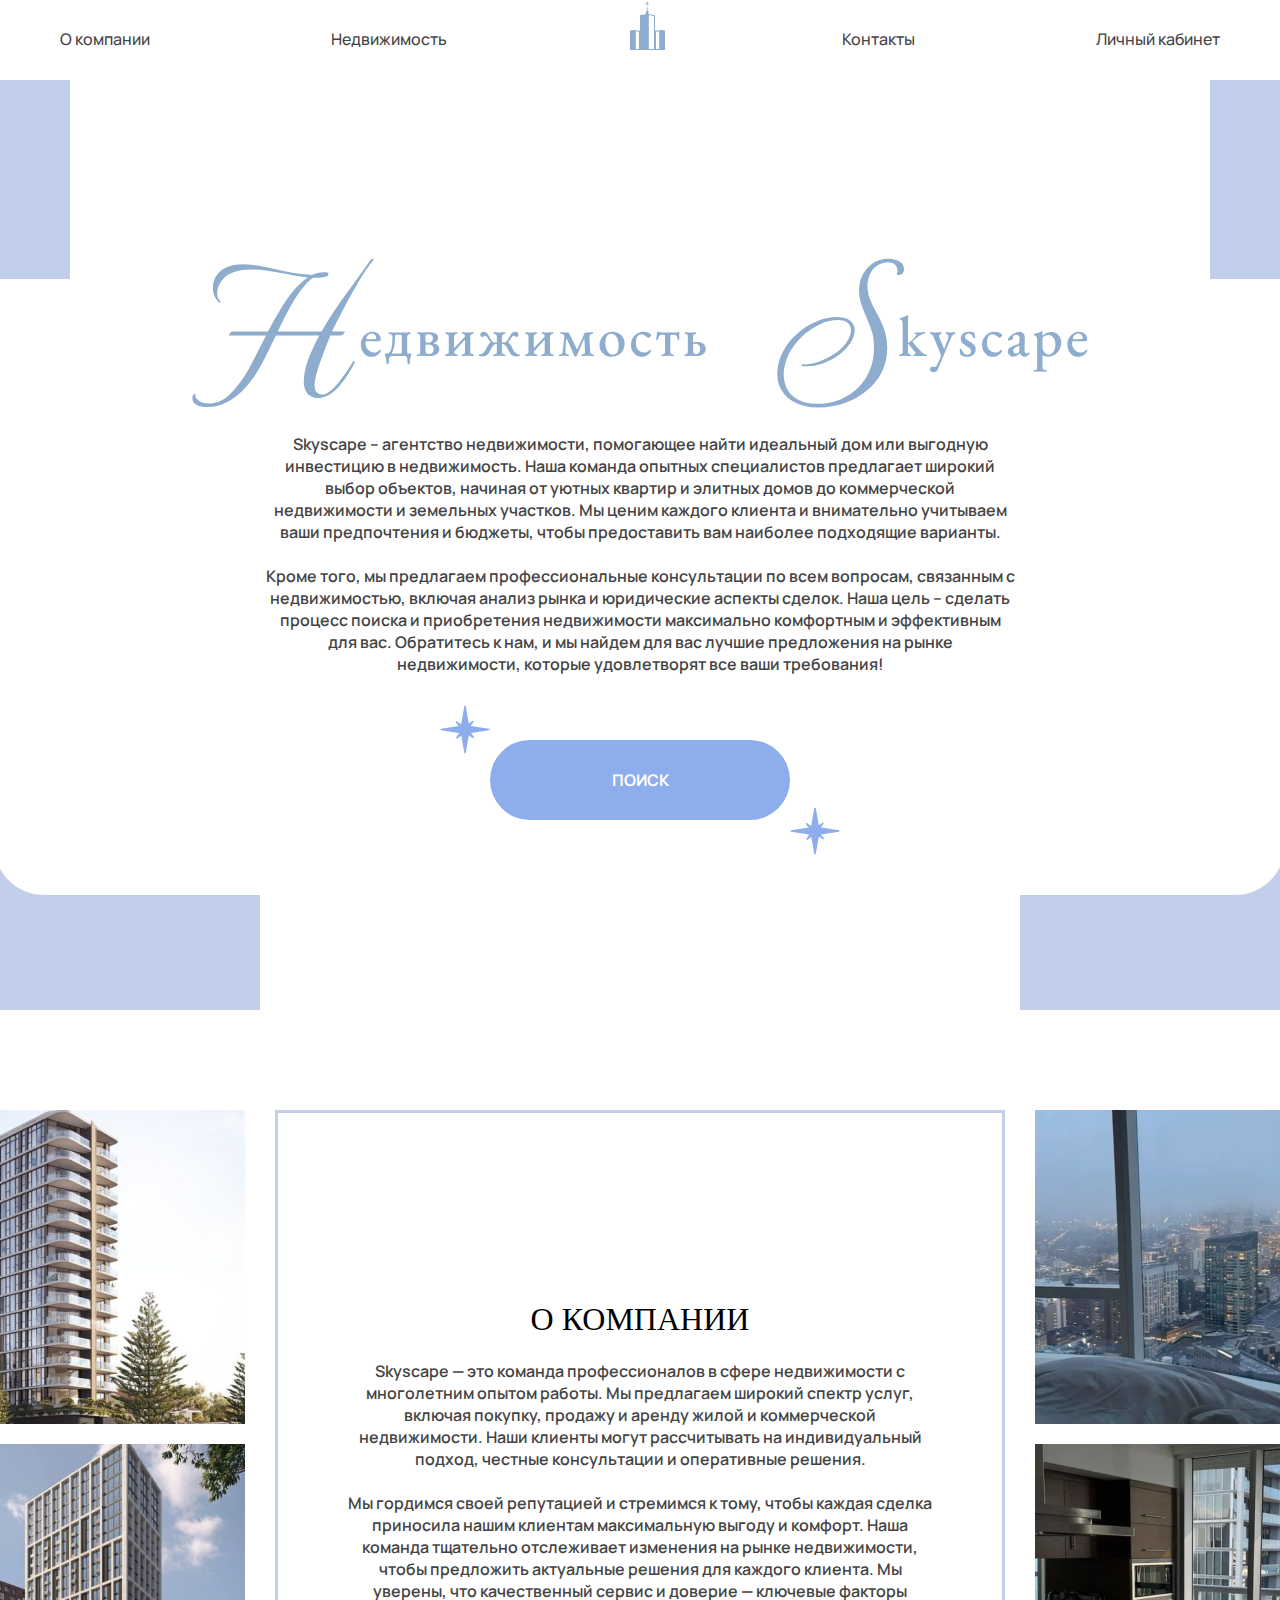
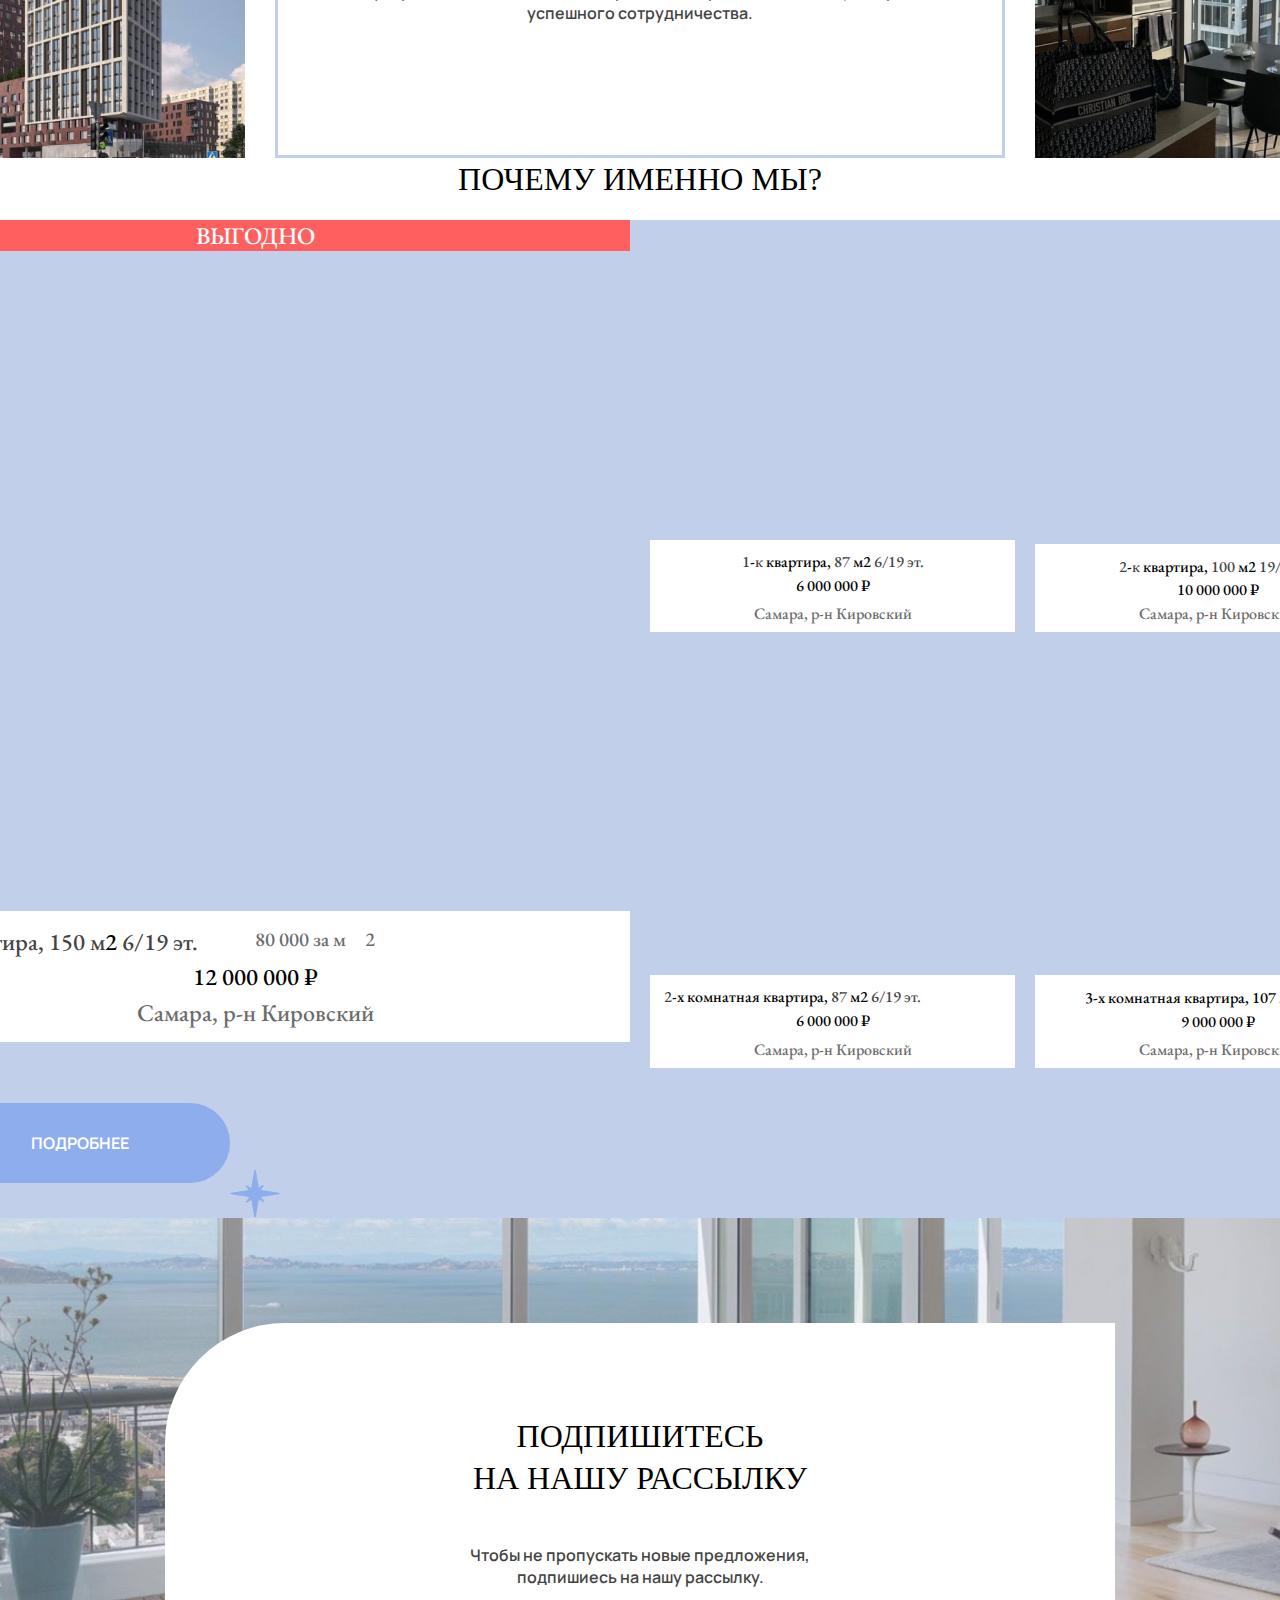
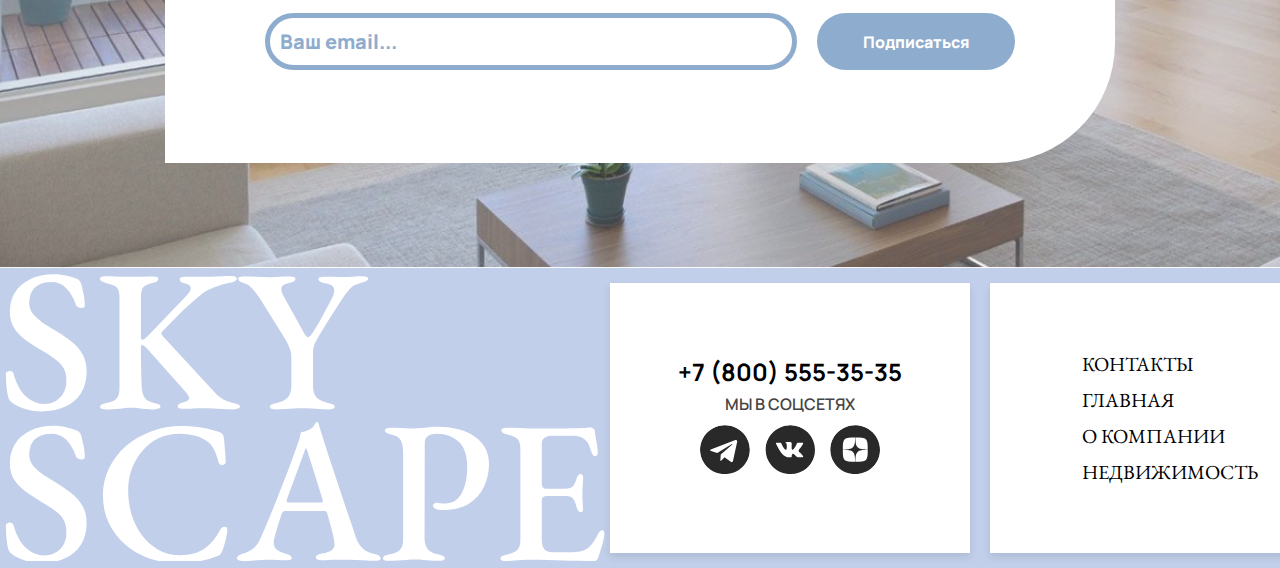
<file: index.html>
<!DOCTYPE html>
<html lang="en">

<head>
	<meta charset="UTF-8">
	<meta name="viewport" content="width=device-width, initial-scale=1.0">

	<link rel="stylesheet" href="main.css">

	<link rel="stylesheet" href="https://fonts.googleapis.com/css2?family=EB+Garamond:wght@500;600">
	<link rel="stylesheet" href="https://fonts.googleapis.com/css2?family=Manrope:wght@300;500;600;800">
	<link rel="stylesheet" href="https://fonts.googleapis.com/css2?family=Roboto:wght@300;500">

	<title>Главная страница</title>
</head>

<body>

	<!--                             -->
    <!--            ХЕДЕР            -->
    <!--                             -->
    <div class="header">
        <div class="container">
            <ul class="header_list">

                <li id="header_list_items">
                    <a href="">О компании</a>
                </li>

                <li id="header_list_items">
                    <a href="#!">Недвижимость</a>
                </li>

                <li id="header_list_items">
                    <div class="logo">
                        <a href="/main/main.html"><img src="/logo.svg" alt="Skyscape"></a>
                    </div>
                </li>

                <li id="header_list_items">
                    <a href="#!">Контакты</a>
                </li>

                <li id="header_list_items">
                    <a href="#!">Личный кабинет</a>
                </li>
            </ul>
        </div>
    </div>




	<!--                             -->
	<!--        ГЛАВНЫЙ ЭКРАН        -->
	<!--                             -->
	<div class="hero">
		<div class="container">
			<div class="company_info">

				<div class="company_info_text">
					<img src="skyscape.svg" class="image_text">
					<div class="skyscape_description">
						<p>
							Skyscape – агентство недвижимости, помогающее найти идеальный дом или выгодную инвестицию в недвижимость. Наша команда опытных специалистов предлагает широкий выбор объектов, начиная от уютных квартир и элитных домов до коммерческой недвижимости и земельных участков. Мы ценим каждого клиента и внимательно учитываем ваши предпочтения и бюджеты, чтобы предоставить вам наиболее подходящие варианты. 
							<br>
							<br>
							Кроме того, мы предлагаем профессиональные консультации по всем вопросам, связанным с недвижимостью, включая анализ рынка и юридические аспекты сделок. Наша цель – сделать процесс поиска и приобретения недвижимости максимально комфортным и эффективным для вас. Обратитесь к нам, и мы найдем для вас лучшие предложения на рынке недвижимости, которые удовлетворят все ваши требования!
						</p>
					</div>
				</div>


				<div class="star_button_container">
					<img src="/star.svg" id="star">

					<div class="button_container">
						<button class="search_button">
							<p class="search_button_text">
								ПОИСК
							</p>
						</button>
					</div>

					<img src="/star.svg" id="star">
				</div>

			</div>
		</div>
	</div>





	<!--                             -->
	<!--         О КОМПАНИИ          -->
	<!--                             -->



	<div class="company-info-container" id="otstup">
		<div class="company-info-container1">
			<img src="/company/company/company1.png" class="image-container" id="p1">
			<img src="/company/company/company2.png" class="image-container" id="p2">
			<div class="company-info-container3">
				<h1>
					О компании
				</h1>
				<p>
					Skyscape — это команда профессионалов в сфере недвижимости с многолетним опытом работы. Мы предлагаем широкий спектр услуг, включая покупку, продажу и аренду жилой и коммерческой недвижимости. Наши клиенты могут рассчитывать на индивидуальный подход, честные консультации и оперативные решения. 
					<br>
					<br>
					Мы гордимся своей репутацией и стремимся к тому, чтобы каждая сделка приносила нашим клиентам максимальную выгоду и комфорт. Наша команда тщательно отслеживает изменения на рынке недвижимости, чтобы предложить актуальные решения для каждого клиента. Мы уверены, что качественный сервис и доверие — ключевые факторы успешного сотрудничества.
				</p>
			</div>
			<img src="/company/company/company3.png" class="image-container" id="p3">
			<img src="/company/company/company4.png" class="image-container" id="p4">
		</div>

	</div>
	</div>

	<h1>
		Почему именно мы?
	</h1>



		<div class="main-content-container1">

			<div class="container">
				
				<div class="property-listing-card3">
					<div class="property-listing-card2">
						<div class="profitable-container">
							<p class="highlighted-text-block">выгодно</p>
						</div>
						<div class="property-listing-card">
							<div class="property-listing-card1">
								<div class="apartment-details-container">
									<p class="property-details-heading elegant-text"><span>4-к квартира, 150 м</span><span class="property-details-heading elegant-text">2</span><span> 6/19 эт.</span></p>
									<p class="info-box elegant-text1 price-per-square-meter price-per-square-meter price-per-square-meter elegant-text1"><span class="info-box elegant-text1 price-per-square-meter price-per-square-meter price-per-square-meter elegant-text1"> </span><span class="info-box elegant-text1 price-per-square-meter price-per-square-meter price-per-square-meter elegant-text1">80 000 за м</span><span class="info-box elegant-text1 price-per-square-meter price-per-square-meter price-per-square-meter elegant-text1">2</span><span class="info-box elegant-text1 price-per-square-meter price-per-square-meter price-per-square-meter elegant-text1"> </span><span class="info-box elegant-text1 price-per-square-meter price-per-square-meter price-per-square-meter elegant-text1"> </span></p>
								</div>
								<p class="property-price-heading">12 000 000 ₽</p>
								<p class="location-description-text-style">Самара, р-н Кировский</p>
							</div>
						</div>
					</div>
					<div class="nested-content-container">
						<div class="property-listing-card4">
							<div class="property-card1">
								<div class="property-card">
									<p class="property-description-paragraph elegant-text2 elegant-text2 elegant-text2 elegant-text2"><span>1</span><span class="property-description-paragraph elegant-text2 elegant-text2 elegant-text2 elegant-text2">-</span><span>к</span><span class="property-description-paragraph elegant-text2 elegant-text2 elegant-text2 elegant-text2"> квартира, </span><span>87</span><span class="property-description-paragraph elegant-text2 elegant-text2 elegant-text2 elegant-text2"> м</span><span class="property-description-paragraph elegant-text2 elegant-text2 elegant-text2 elegant-text2">2</span><span> 6/19 эт.</span></p>
									<p class="price-text-bold">6 000 000 ₽</p>
									<p class="property-description1">Самара, р-н Кировский</p>
								</div>
							</div>
							<div class="property-card-container1">
								<div class="property-card">
									<!-- Repeated elements detected. These are rendered using loops & conditions in the React tab -->
									<p class="apartment-details-text-style1 apartment-details-text-style elegant-text2 elegant-text2 elegant-text2 elegant-text2"><span>2</span><span class="apartment-details-text-style1 apartment-details-text-style elegant-text2 elegant-text2 elegant-text2 elegant-text2">-</span><span>к</span><span class="apartment-details-text-style1 apartment-details-text-style elegant-text2 elegant-text2 elegant-text2 elegant-text2"> квартира, </span><span>100</span><span class="apartment-details-text-style1 apartment-details-text-style elegant-text2 elegant-text2 elegant-text2 elegant-text2"> м</span><span class="apartment-details-text-style1 apartment-details-text-style elegant-text2 elegant-text2 elegant-text2 elegant-text2">2</span><span> 19/19 эт.</span></p>
									<p class="apartment-details-text-style1 apartment-details-text-style">10 000 000 ₽</p>
									<p class="apartment-details-text-style1 apartment-details-text-style">Самара, р-н Кировский</p>
								</div>
							</div>
						</div>
						<div class="property-listing-card-container">
							<div class="property-card-container">
								<div class="property-card">
									<p class="property-description-paragraph apartment-details-paragraph apartment-details-paragraph apartment-details-paragraph"><span>2</span><span class="property-description-paragraph apartment-details-paragraph apartment-details-paragraph apartment-details-paragraph">-х комнатная квартира, </span><span>87</span><span class="property-description-paragraph apartment-details-paragraph apartment-details-paragraph apartment-details-paragraph"> м</span><span class="property-description-paragraph apartment-details-paragraph apartment-details-paragraph apartment-details-paragraph">2</span><span> 6/19 эт.</span></p>
									<p class="price-info">6 000 000 ₽</p>
									<p class="property-description1">Самара, р-н Кировский</p>
								</div>
							</div>
							<div class="property-listing-card5">
								<div class="property-card">
									<p class="property-description-paragraph elegant-text2 elegant-text2"><span class="property-description-paragraph elegant-text2 elegant-text2">3-х комнатная квартира, 107 м</span><span class="property-description-paragraph elegant-text2 elegant-text2">2</span><span> 6/19 эт.</span></p>
									<p class="price-info">9 000 000 ₽</p>
									<p class="property-description">Самара, р-н Кировский</p>
								</div>
							</div>
						</div>
					</div>
				</div>
				









				<div class="star_button_container">
					<img src="/star.svg" id="star">

					<div class="button_container">
						<button class="search_button">
							<p class="search_button_text">
								ПОДРОБНЕЕ
							</p>
						</button>
					</div>

					<img src="/star.svg" id="star">
				</div>

			</div>
		</div>
	</div>



	<!-- ПОДПИСКА -->
	<section class="sub">
		<div class="form">
			<h1>Подпишитесь <br>
				на нашу рассылку</h1>
			<p>Чтобы не пропускать новые предложения, <br>
				подпишиесь на нашу рассылку.</p>
			<form class="subscribe">
				<input type="email" class="email" placeholder="Ваш email...">

				
				<button type="reset"> 
					Подписаться
				</button>
			</form>
		</div>

	</section>


	




	<!-- ФУТЕР -->

	<footer class="footer">
        <div class="footer-left">
            <img src="/footer/footer.svg" alt="Skyscape Logo" class="footer-logo">
        </div>
        <div class="footer-content">
            <div class="footer-center">

                <p class="contact-info">+7 (800) 555-35-35</p>
                <p>МЫ В СОЦСЕТЯХ</p>
                <div class="social-icons">
                    <a href="#" class="icon telegram-icon"></a>
                    <a href="#" class="icon vk-icon"></a>
                    <a href="#" class="icon another-icon"></a>

                </div>
            </div>
            <div class="footer-links">

                <ul>
                    <li><a href="#">КОНТАКТЫ</a></li>
                    <li><a href="#">ГЛАВНАЯ</a></li>
                    <li><a href="#">О КОМПАНИИ</a></li>
                    <li><a href="#">НЕДВИЖИМОСТЬ</a></li>
                </ul>

            </div>
    </footer>
	
</body>

</html>
</file>
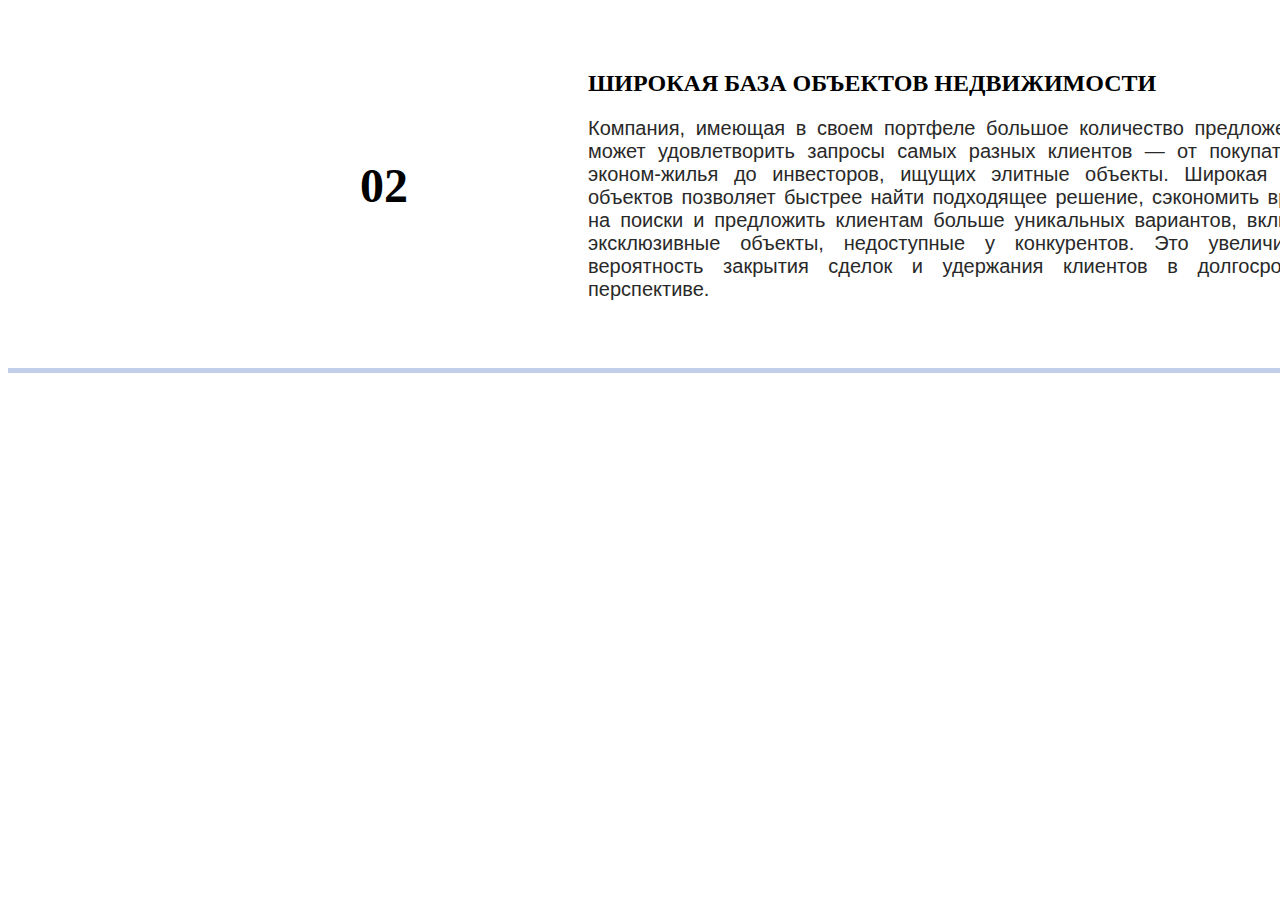
<file: why.html>
<!DOCTYPE html>
<html lang="en">
<head>
	<meta charset="UTF-8">
	<meta name="viewport" content="width=device-width, initial-scale=1.0">

<link rel="stylesheet" href="why.css">

	<title>Document</title>
</head>
<body>
	<div style="display: inline-block; width: 1920px; background: white" data-ignore="used only for top most containter width">
		<div class="wide-property-base-container">
			<div class="wide-property-base">
				<div class="wide-content-container">
					<p class="heading-large-bold">02</p>
					<div class="wide-property-base1">
						<p class="wide-base-real-estate-properties">Широкая база объектов недвижимости</p>
						<p class="wide-property-description">Компания, имеющая в своем портфеле большое количество предложений, может удовлетворить запросы самых разных клиентов — от покупателей эконом-жилья до инвесторов, ищущих элитные объекты. Широкая база объектов позволяет быстрее найти подходящее решение, сэкономить время на поиски и предложить клиентам больше уникальных вариантов, включая эксклюзивные объекты, недоступные у конкурентов. Это увеличивает вероятность закрытия сделок и удержания клиентов в долгосрочной перспективе.</p>
					</div>
				</div>
			</div>
		</div>
	</div>
	
</body>
</html>
</file>
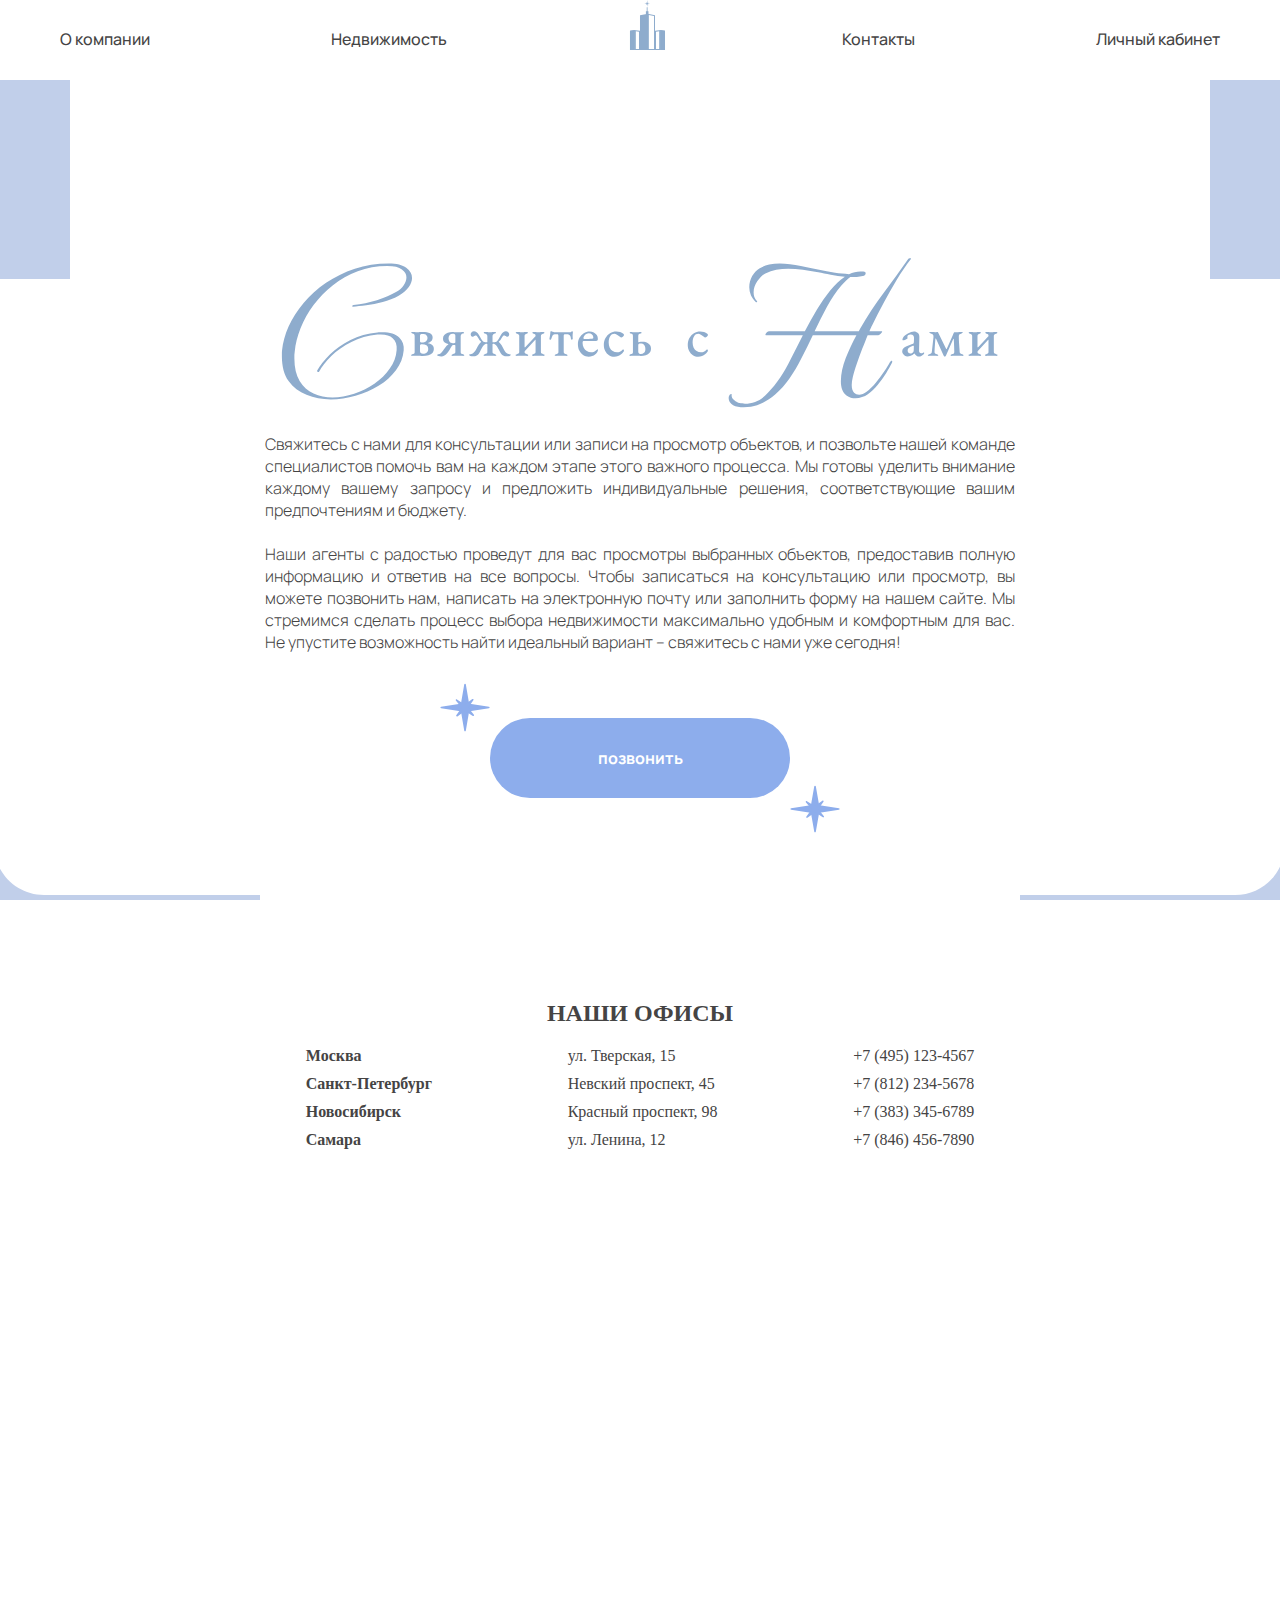
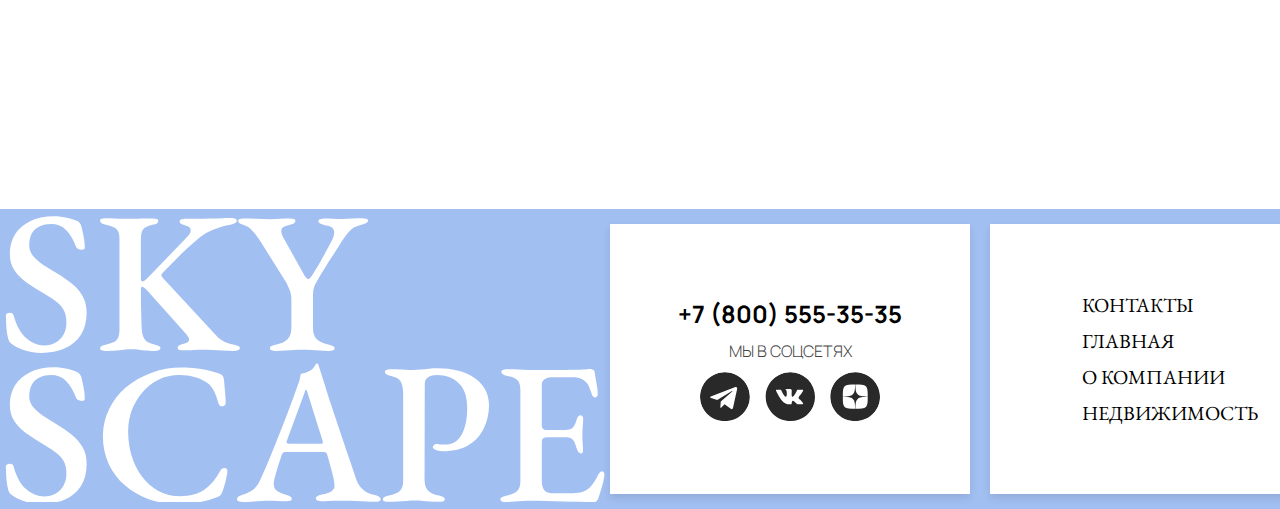
<file: contacts/contacts.html>
<!DOCTYPE html>
<html lang="en">

<head>
    <meta charset="UTF-8">
    <meta name="viewport" content="width=device-width, initial-scale=1.0">

    <link rel="stylesheet" href="contacts.css">

    <link rel="stylesheet" href="https://fonts.googleapis.com/css2?family=EB+Garamond:wght@500;600">
    <link rel="stylesheet" href="https://fonts.googleapis.com/css2?family=Manrope:wght@300;500;600;800">
    <link rel="stylesheet" href="https://fonts.googleapis.com/css2?family=Roboto:wght@300;500">

    <title>Контакты</title>
</head>

<body>

    <!--                             -->
    <!--            ХЕДЕР            -->
    <!--                             -->
    <div class="header">
        <div class="container">
            <ul class="header_list">

                <li id="header_list_items">
                    <a href="">О компании</a>
                </li>

                <li id="header_list_items">
                    <a href="#!">Недвижимость</a>
                </li>

                <li id="header_list_items">
                    <div class="logo">
                        <a href="/main/main.html"><img src="/logo.svg" alt="Skyscape"></a>
                    </div>
                </li>

                <li id="header_list_items">
                    <a href="#!">Контакты</a>
                </li>

                <li id="header_list_items">
                    <a href="#!">Личный кабинет</a>
                </li>
            </ul>
        </div>
    </div>

   


    <!--                             -->
    <!--        ГЛАВНЫЙ ЭКРАН        -->
    <!--                             -->
    <div class="hero">
        <div class="container">
            <div class="company_info">

                <div class="company_info_text">
                    <img src="contact us.svg" class="image_text">
                    <div class="skyscape_description">
                        <p>
                            Свяжитесь с нами для консультации или записи на просмотр объектов, и позвольте нашей команде
                            специалистов помочь вам на каждом этапе этого важного процесса. Мы готовы уделить внимание
                            каждому вашему запросу и предложить индивидуальные решения, соответствующие вашим
                            предпочтениям и бюджету.
                            <br>
                            <br>
                            Наши агенты с радостью проведут для вас просмотры выбранных объектов, предоставив полную
                            информацию и ответив на все вопросы. Чтобы записаться на консультацию или просмотр, вы
                            можете позвонить нам, написать на электронную почту или заполнить форму на нашем сайте. Мы
                            стремимся сделать процесс выбора недвижимости максимально удобным и комфортным для вас. Не
                            упустите возможность найти идеальный вариант – свяжитесь с нами уже сегодня!
                        </p>
                    </div>
                </div>


                <div class="star_button_container">
                    <img src="/star.svg" id="star">

                    <div class="button_container">
                        <button class="search_button">
                            <p class="search_button_text">
                                позвонить
                            </p>
                        </button>
                    </div>

                    <img src="/star.svg" id="star">
                </div>

            </div>
        </div>
    </div>

    <section class="our_offices">
        <container class="container">
            <div class="offices">
                <h2>НАШИ ОФИСЫ</h2>
                <div class="office-table">
                    <div class="office-column">
                        <div class="city-name">Москва</div>
                        <div class="city-name">Санкт-Петербург</div>
                        <div class="city-name">Новосибирск</div>
                        <div class="city-name">Самара</div>
                    </div>
                    <div class="office-column">
                        <div>ул. Тверская, 15</div>
                        <div>Невский проспект, 45</div>
                        <div>Красный проспект, 98</div>
                        <div>ул. Ленина, 12</div>
                    </div>
                    <div class="office-column">
                        <div>+7 (495) 123-4567</div>
                        <div>+7 (812) 234-5678</div>
                        <div>+7 (383) 345-6789</div>
                        <div>+7 (846) 456-7890</div>
                    </div>
                </div>
            </div>
            <div class="map">
                <iframe
                    src="https://www.google.com/maps/embed?pb=!1m18!1m12!1m3!1d2389.4942181467577!2d50.140409577061725!3d53.208986484991875!2m3!1f0!2f0!3f0!3m2!1i1024!2i768!4f13.1!3m3!1m2!1s0x41661e8cc3575267%3A0x18e067e61dc896d3!2z0YPQuy4g0KfQtdC70Y7RgdC60LjQvdGG0LXQsiwgMTIsINCh0LDQvNCw0YDQsCwg0KHQsNC80LDRgNGB0LrQsNGPINC-0LHQuy4sIDQ0MzExMA!5e0!3m2!1sru!2sru!4v1731563042728!5m2!1sru!2sru"
                    width="880" height="450" style="border:0;" allowfullscreen="" loading="lazy"
                    referrerpolicy="no-referrer-when-downgrade"></iframe>
            </div>
        </container>

    </section>
    <footer class="footer">
        <div class="footer-left">
            <img src="/footer/footer.svg" alt="Skyscape Logo" class="footer-logo">
        </div>
        <div class="footer-content">
            <div class="footer-center">

                <p class="contact-info">+7 (800) 555-35-35</p>
                <p>МЫ В СОЦСЕТЯХ</p>
                <div class="social-icons">
                    <a href="#" class="icon telegram-icon"></a>
                    <a href="#" class="icon vk-icon"></a>
                    <a href="#" class="icon another-icon"></a>

                </div>
            </div>
            <div class="footer-links">

                <ul>
                    <li><a href="#">КОНТАКТЫ</a></li>
                    <li><a href="#">ГЛАВНАЯ</a></li>
                    <li><a href="#">О КОМПАНИИ</a></li>
                    <li><a href="#">НЕДВИЖИМОСТЬ</a></li>
                </ul>

            </div>
    </footer>
</body>

</html>
</file>
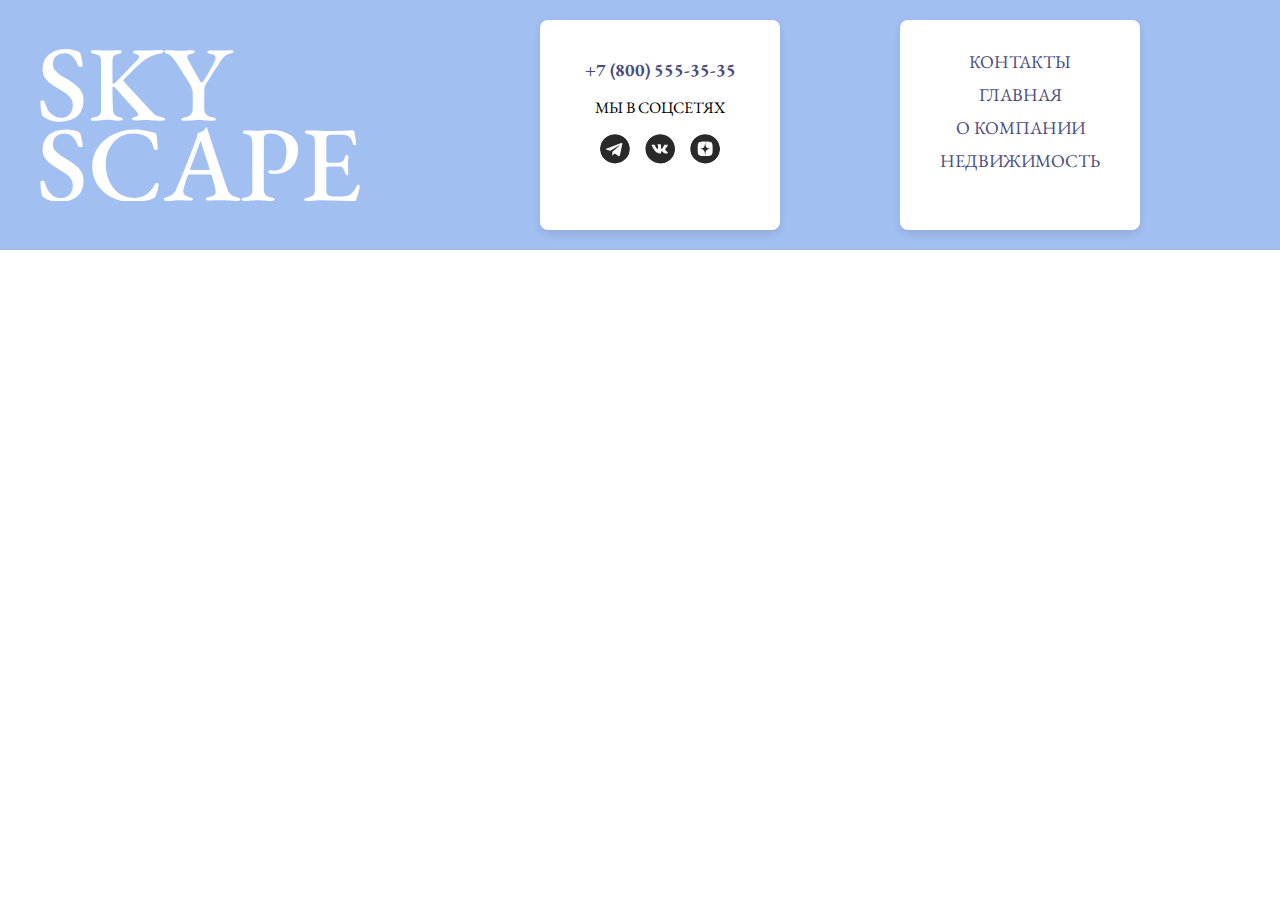
<file: footer/footer.html>
<!DOCTYPE html>
<html lang="en">
<head>
    <meta charset="UTF-8">
    <meta name="viewport" content="width=device-width, initial-scale=1.0">
    <link rel="stylesheet" href="footer.css">
    <link rel="preconnect" href="https://fonts.googleapis.com">
<link rel="preconnect" href="https://fonts.gstatic.com" crossorigin>
<link href="https://fonts.googleapis.com/css2?family=EB+Garamond:ital,wght@0,400..800;1,400..800&display=swap" rel="stylesheet">
    <title>Document</title>
</head>
<body>
    

<footer class="footer">
    <div class="footer-left">
        <img src="footer.svg" alt="Skyscape Logo" class="footer-logo">
    </div>
    <div class="footer-content">
        <div class="footer-center">
            <p class="contact-info">+7 (800) 555-35-35</p>
            <p>МЫ В СОЦСЕТЯХ</p>
            <div class="social-icons">
                <a href="#" class="icon telegram-icon"></a>
                <a href="#" class="icon vk-icon"></a>
                <a href="#" class="icon another-icon"></a>
            </div>
        </div>
        <div class="footer-links">
            <ul>
                <li><a href="#">КОНТАКТЫ</a></li>
                <li><a href="#">ГЛАВНАЯ</a></li>
                <li><a href="#">О КОМПАНИИ</a></li>
                <li><a href="#">НЕДВИЖИМОСТЬ</a></li>
            </ul>
        </div>
</footer>

</body>
</html>
</file>
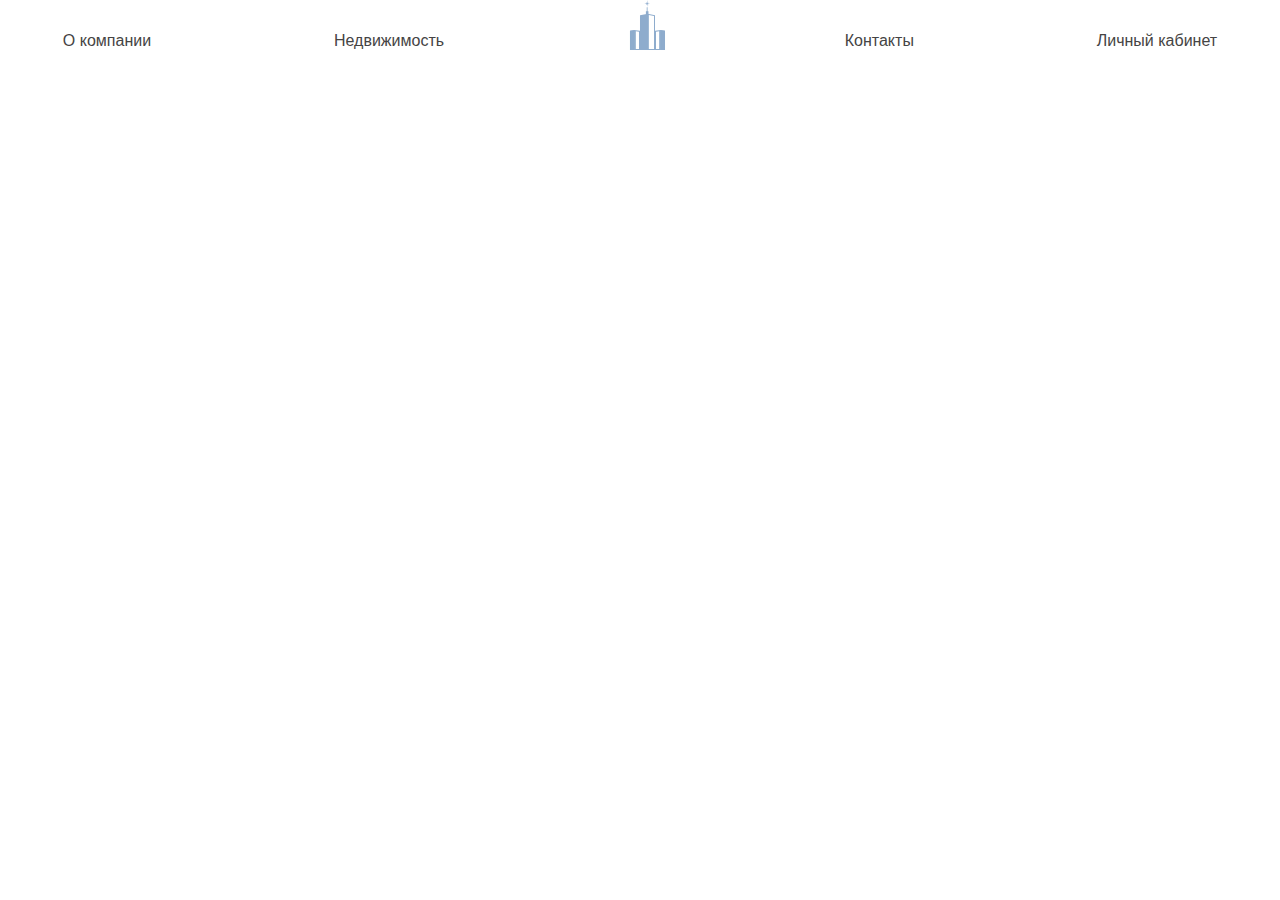
<file: header/header.html>
<!DOCTYPE html>
<html lang="en">

<head>
	<meta charset="UTF-8">
	<meta name="viewport" content="width=device-width, initial-scale=1.0">
	<title></title>
	<link rel="stylesheet" href="header.css">
	<link rel="stylesheet" href="https://fonts.googleapis.com/css2?family=Roboto:wght@300;500" />
</head>

<body>

	<div class="header">
		<div class="container">
			<ul class="header_list">

				<li id="header_list_items">
					<a href="">
						О компании
					</a>
				</li>

				<li id="header_list_items">
					<a href="">
						Недвижимость
					</a>
				</li>

				<li id="header_list_items">
					<a href="">
						<div class="logo">
							<img src="/logo.svg" alt="Skyscape">
						</div>
					</a>
				</li>

				<li id="header_list_items">
					<a href="">
						Контакты
					</a>
				</li>

				<li id="header_list_items">
					<a href="">
						Личный кабинет
					</a>
				</li>
			</ul>
		</div>
	</div>

</body>

</html>
</file>
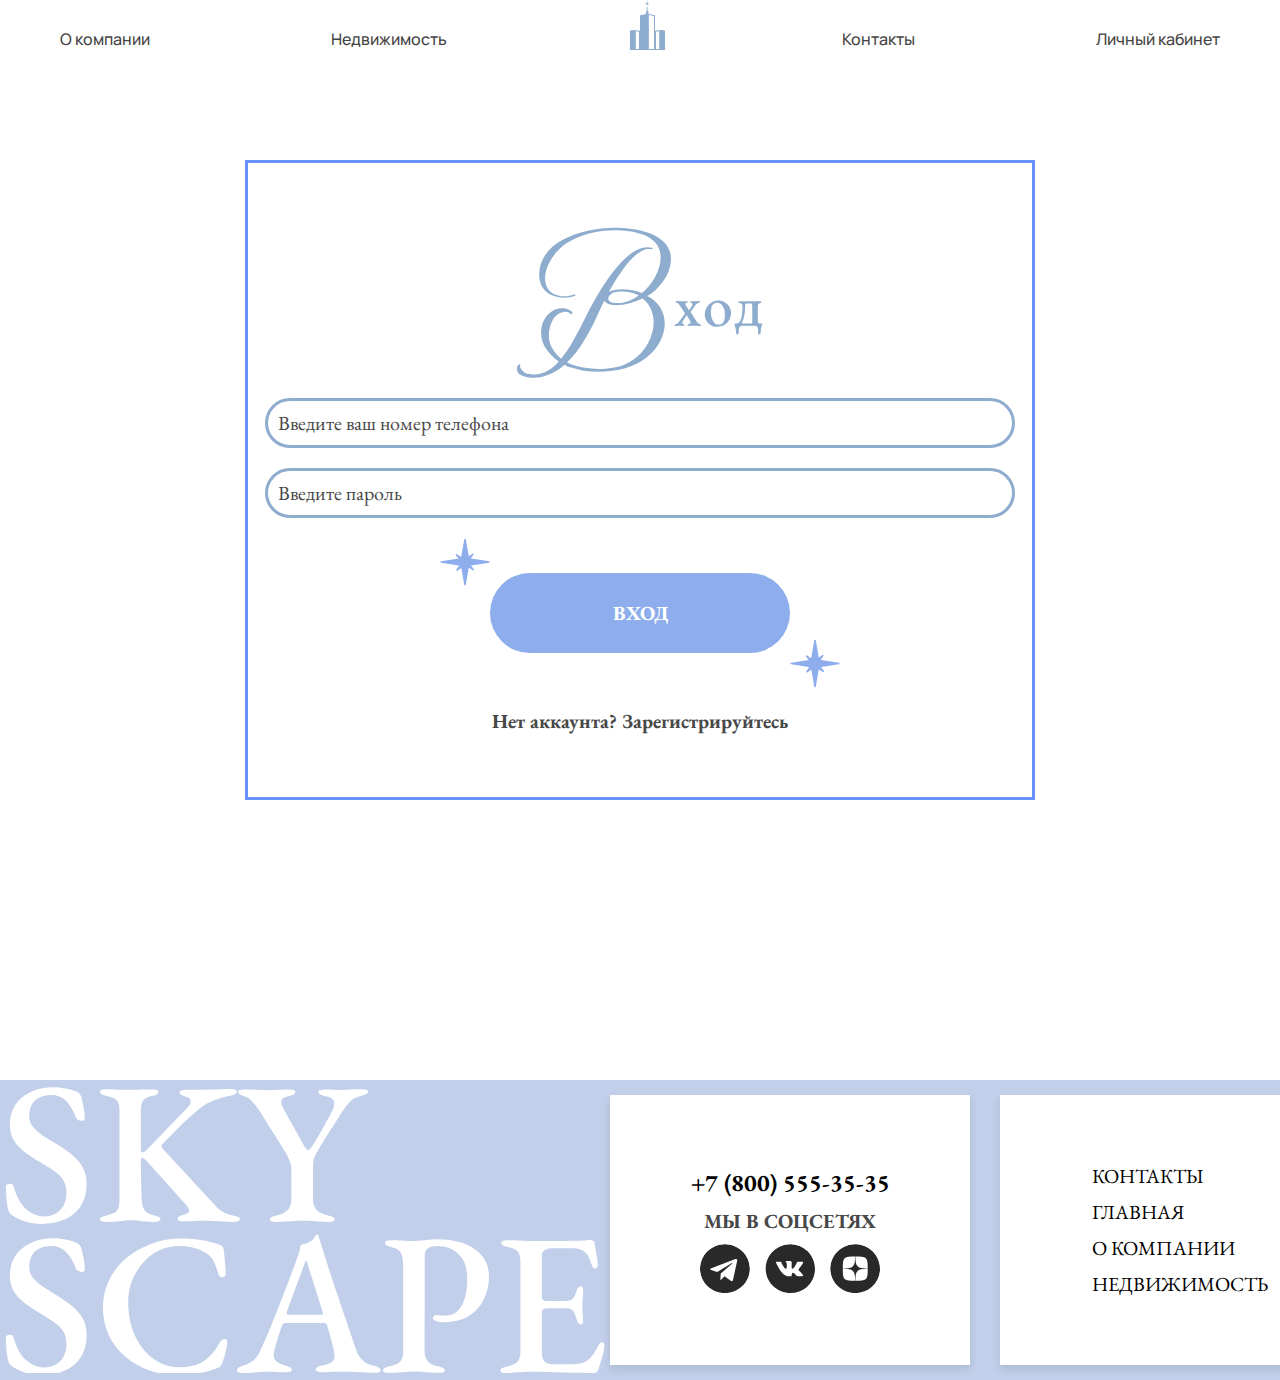
<file: login/login.html>
<!DOCTYPE html>
<html lang="en">

<head>
    <meta charset="UTF-8">
    <meta name="viewport" content="width=device-width, initial-scale=1.0">
    <link rel="stylesheet" href="login.css">
    <title>Sign up</title>
</head>

<body>
    <!--                             -->
    <!--            ХЕДЕР            -->
    <!--                             -->
    <div class="header">
        <div class="container">
            <ul class="header_list">

                <li id="header_list_items">
                    <a href="">О компании</a>
                </li>

                <li id="header_list_items">
                    <a href="#!">Недвижимость</a>
                </li>

                <li id="header_list_items">
                    <div class="logo">
                        <a href="/main/main.html"><img src="/logo.svg" alt="Skyscape"></a>
                    </div>
                </li>

                <li id="header_list_items">
                    <a href="#!">Контакты</a>
                </li>

                <li id="header_list_items">
                    <a href="#!">Личный кабинет</a>
                </li>
            </ul>
        </div>
    </div>

    <section>
        <div class="form">
            <form action="">
                <img src="login.svg" alt="Вход">
                <input type="tel" class="type 1" placeholder="Введите ваш номер телефона">


                <input type="password" class="type 1" placeholder="Введите пароль">


                <div class="star_button_container">
                    <img src="/star.svg" id="star">

                    <div class="button_container">
                        <button class="search_button">
                            <p class="search_button_text">
                                Вход
                            </p>
                        </button>
                    </div>

                    <img src="/star.svg" id="star">
                </div>
                <a href="">
                    <p>Нет аккаунта? Зарегистрируйтесь</p>
                </a>
            </form>
        </div>
    </section>



    <!-- ФУТЕР -->

    <footer class="footer">
        <div class="footer-left">
            <img src="/footer/footer.svg" alt="Skyscape Logo" class="footer-logo">
        </div>
        <div class="footer-content">
            <div class="footer-center">

                <p class="contact-info">+7 (800) 555-35-35</p>
                <p>МЫ В СОЦСЕТЯХ</p>
                <div class="social-icons">
                    <a href="#" class="icon telegram-icon"></a>
                    <a href="#" class="icon vk-icon"></a>
                    <a href="#" class="icon another-icon"></a>

                </div>
            </div>
            <div class="footer-links">

                <ul>
                    <li><a href="#">КОНТАКТЫ</a></li>
                    <li><a href="#">ГЛАВНАЯ</a></li>
                    <li><a href="#">О КОМПАНИИ</a></li>
                    <li><a href="#">НЕДВИЖИМОСТЬ</a></li>
                </ul>

            </div>
    </footer>
</body>

</html>
</file>
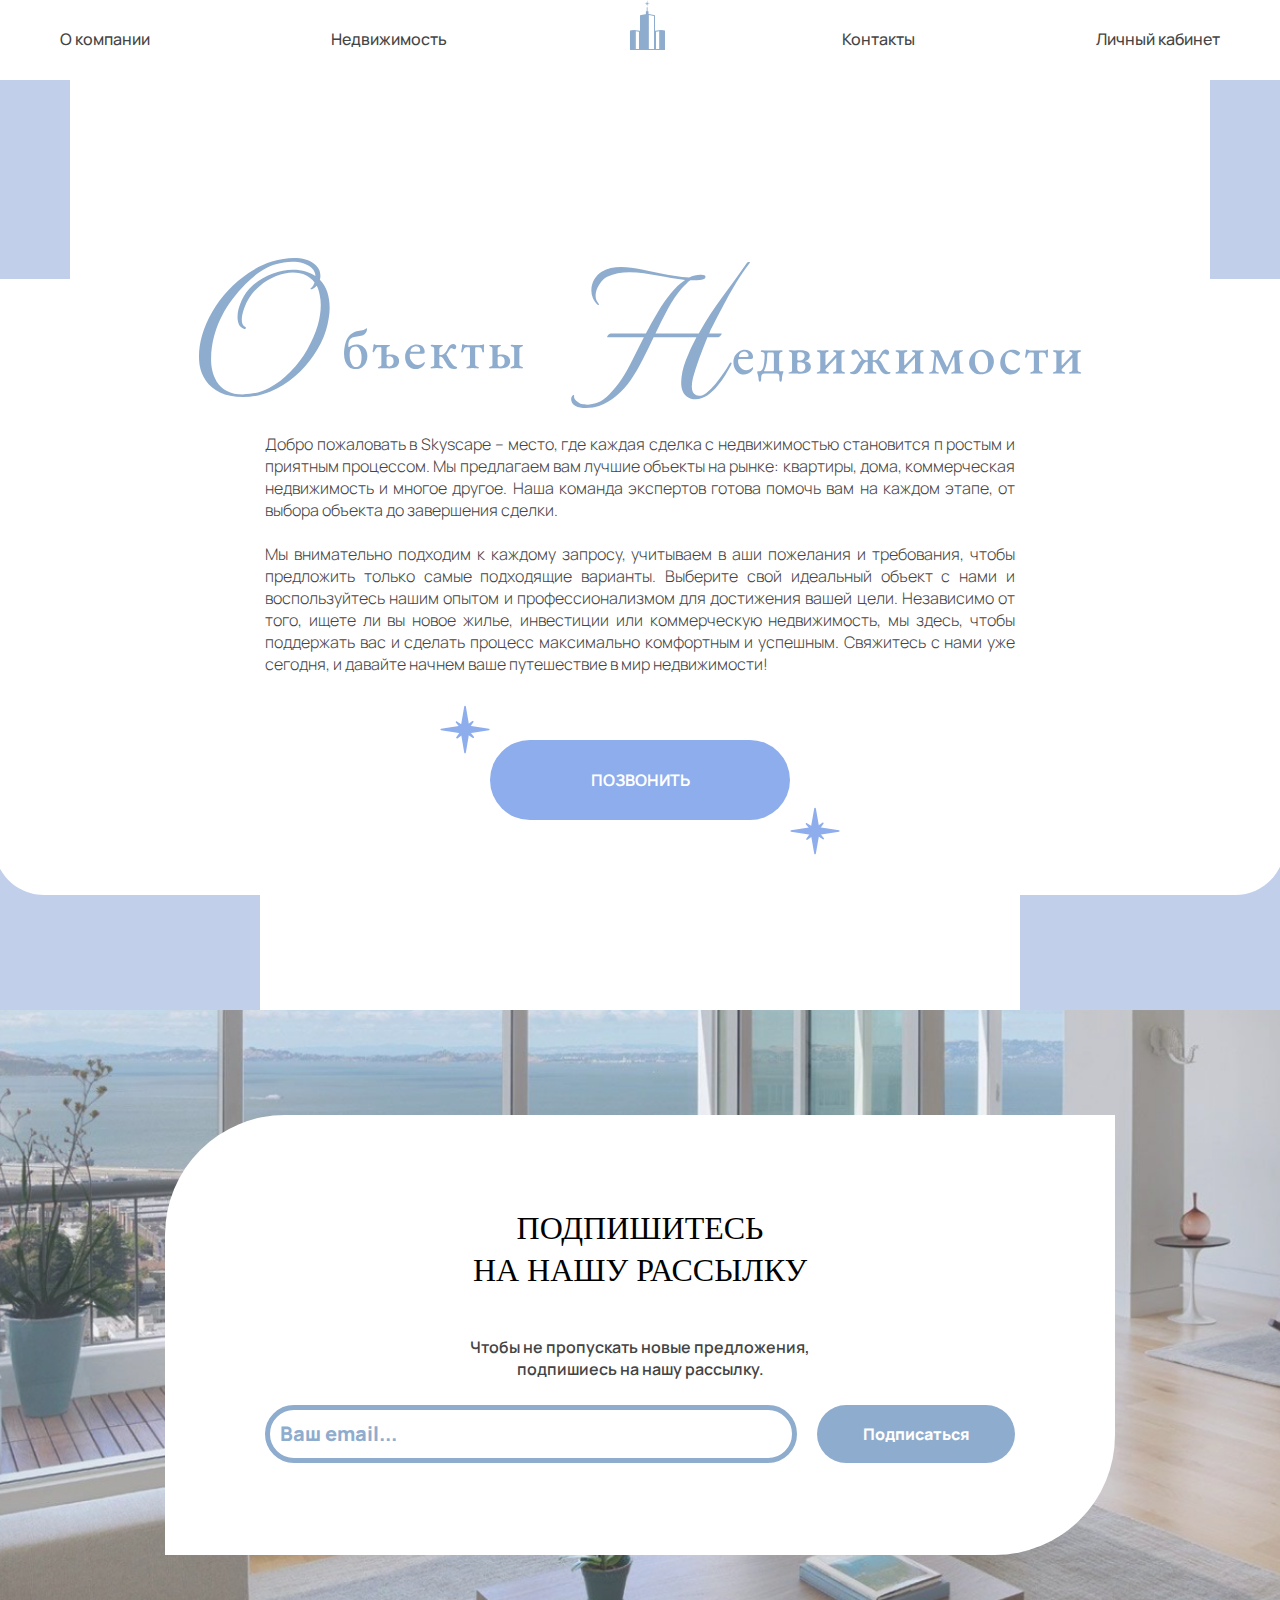
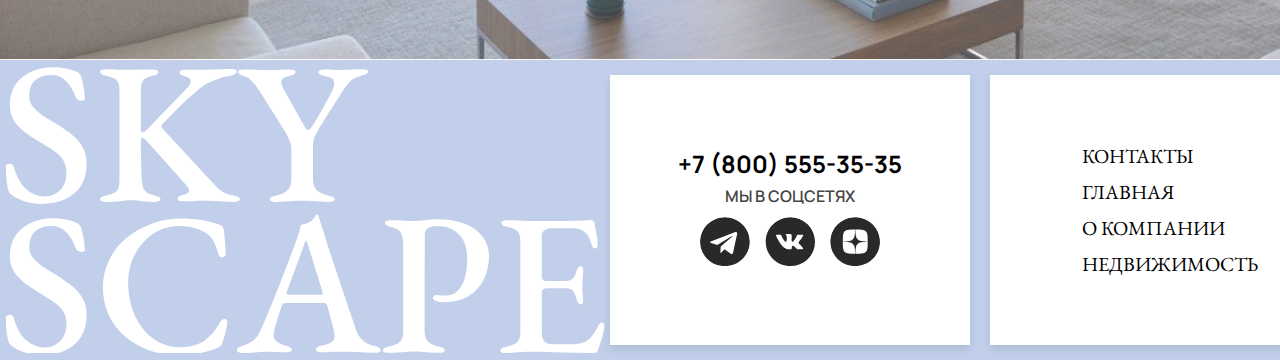
<file: objects/objects.html>
<!DOCTYPE html>
<html lang="en">

<head>
    <meta charset="UTF-8">
    <meta name="viewport" content="width=device-width, initial-scale=1.0">
    <link rel="stylesheet" href="objects.css">
    <title>Объекты недвижимости</title>
</head>

<body>
    <!--                             -->
    <!--            ХЕДЕР            -->
    <!--                             -->
    <div class="header">
        <div class="container">
            <ul class="header_list">

                <li id="header_list_items">
                    <a href="">О компании</a>
                </li>

                <li id="header_list_items">
                    <a href="#!">Недвижимость</a>
                </li>

                <li id="header_list_items">
                    <div class="logo">
                        <a href="/main/main.html"><img src="/logo.svg" alt="Skyscape"></a>
                    </div>
                </li>

                <li id="header_list_items">
                    <a href="#!">Контакты</a>
                </li>

                <li id="header_list_items">
                    <a href="#!">Личный кабинет</a>
                </li>
            </ul>
        </div>
    </div>

    <!-- Добро пожаловать в Skyscape – место, где каждая сделка с недвижимостью становится п
        ростым и приятным процессом. Мы предлагаем вам лучшие объекты на рынке: квартиры, дома, 
        коммерческая недвижимость и многое другое. Наша команда экспертов готова помочь вам на каждом 
        этапе, от выбора объекта до завершения сделки. -->


    <!--                             -->
    <!--        ГЛАВНЫЙ ЭКРАН        -->
    <!--                             -->
    <div class="hero">
        <div class="container">
            <div class="company_info">

                <div class="company_info_text">
                    <img src="objects nedvizimossyi.svg" class="image_text">
                    <div class="skyscape_description">
                        <p>
                            Добро пожаловать в Skyscape – место, где каждая сделка с недвижимостью становится п
                            ростым и приятным процессом. Мы предлагаем вам лучшие объекты на рынке: квартиры, дома,
                            коммерческая недвижимость и многое другое. Наша команда экспертов готова помочь вам на
                            каждом
                            этапе, от выбора объекта до завершения сделки.
                            <br>
                            <br>
                            Мы внимательно подходим к каждому запросу, учитываем в
                            аши пожелания и требования, чтобы предложить только самые подходящие варианты. Выберите свой
                            идеальный объект с нами и воспользуйтесь нашим опытом и профессионализмом для достижения
                            вашей цели.
                            Независимо от того, ищете ли вы новое жилье, инвестиции или коммерческую недвижимость, мы
                            здесь,
                            чтобы поддержать вас и сделать процесс максимально комфортным и успешным. Свяжитесь с нами
                            уже
                            сегодня, и давайте начнем ваше путешествие в мир недвижимости!
                        </p>
                    </div>
                </div>


                <div class="star_button_container">
                    <img src="/star.svg" id="star">

                    <div class="button_container">
                        <button class="search_button">
                            <p class="search_button_text">
                                Позвонить
                            </p>
                        </button>
                    </div>

                    <img src="/star.svg" id="star">
                </div>

            </div>
        </div>
    </div>




    <!-- ТВОЙ ГРИД <3s -->
    <section>



    </section>

    <!-- ПОДПИСКА -->
    <section class="sub">
        <div class="form">
            <h1>Подпишитесь <br>
                на нашу рассылку</h1>
            <p>Чтобы не пропускать новые предложения, <br>
                подпишиесь на нашу рассылку.</p>
            <form class="subscribe">
                <input type="email" class="email" placeholder="Ваш email...">


                <button type="reset">
                    Подписаться
                </button>
            </form>
        </div>

    </section>


    <!-- ФУТЕР -->

    <footer class="footer">
        <div class="footer-left">
            <img src="/footer/footer.svg" alt="Skyscape Logo" class="footer-logo">
        </div>
        <div class="footer-content">
            <div class="footer-center">

                <p class="contact-info">+7 (800) 555-35-35</p>
                <p>МЫ В СОЦСЕТЯХ</p>
                <div class="social-icons">
                    <a href="#" class="icon telegram-icon"></a>
                    <a href="#" class="icon vk-icon"></a>
                    <a href="#" class="icon another-icon"></a>

                </div>
            </div>
            <div class="footer-links">

                <ul>
                    <li><a href="#">КОНТАКТЫ</a></li>
                    <li><a href="#">ГЛАВНАЯ</a></li>
                    <li><a href="#">О КОМПАНИИ</a></li>
                    <li><a href="#">НЕДВИЖИМОСТЬ</a></li>
                </ul>

            </div>
    </footer>

</body>

</html>
</file>
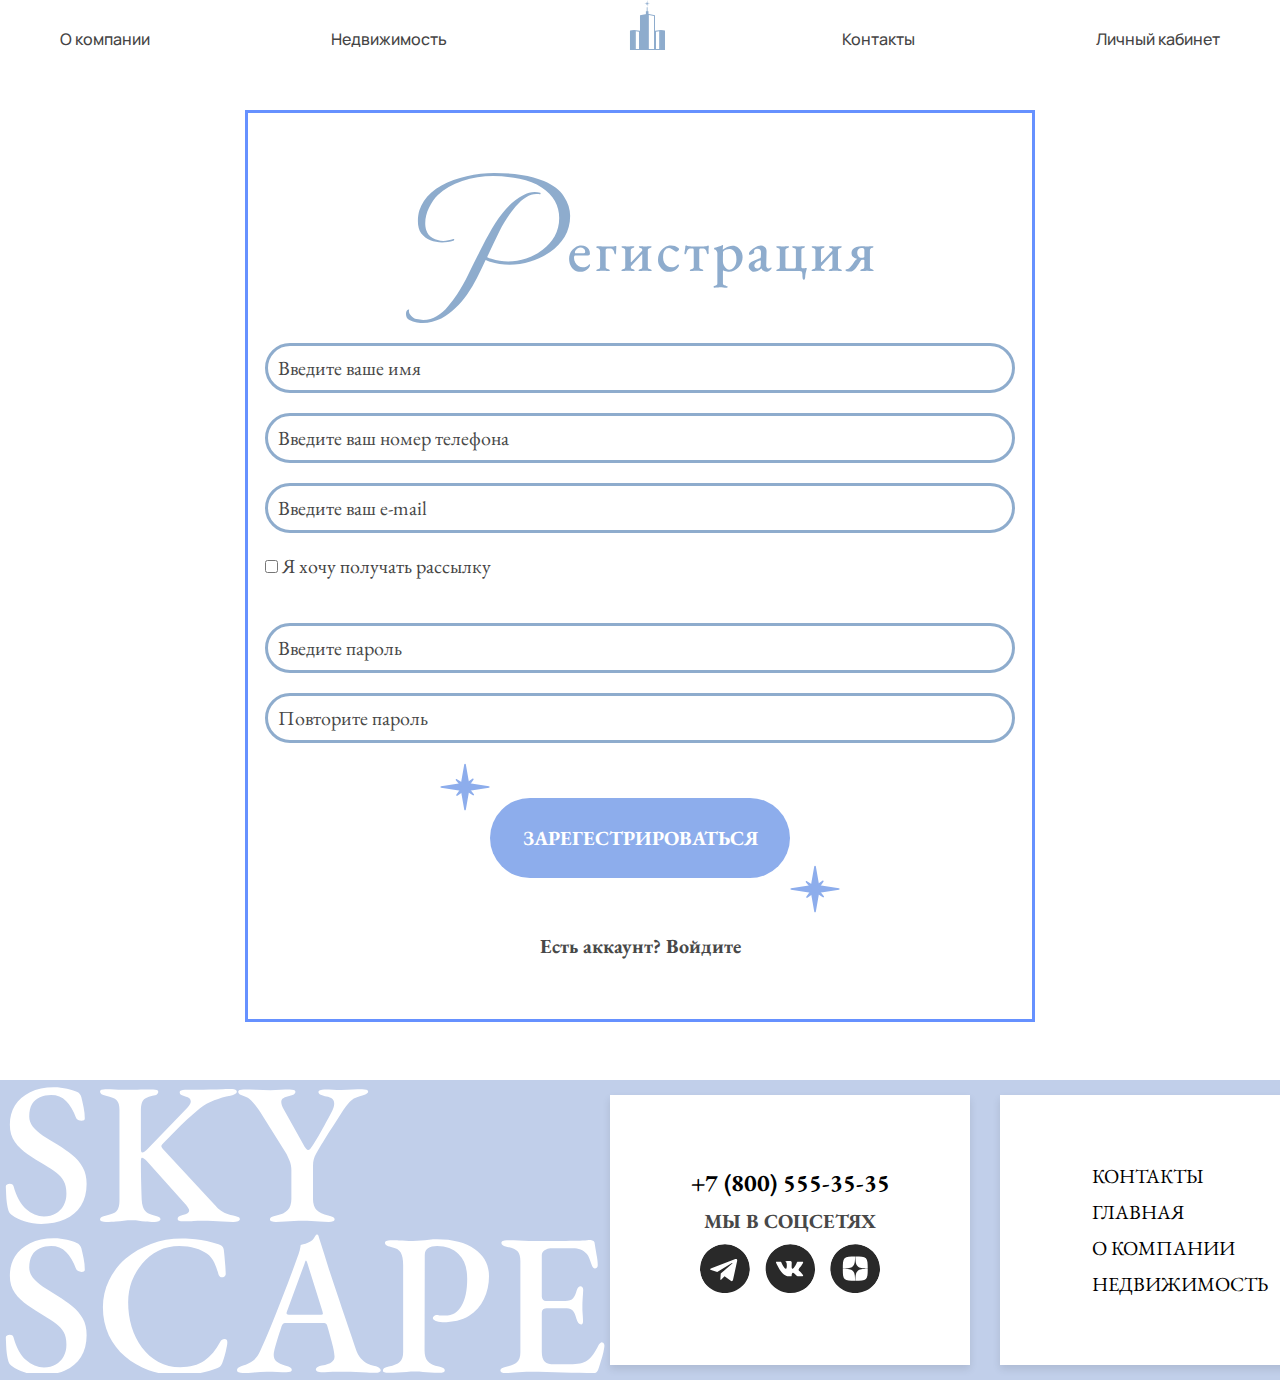
<file: sign up/sign_up.html>
<!DOCTYPE html>
<html lang="en">

<head>
    <meta charset="UTF-8">
    <meta name="viewport" content="width=device-width, initial-scale=1.0">
    <link rel="stylesheet" href="sign_up.css">
    <title>Sign up</title>
</head>

<body>
    <!--                             -->
    <!--            ХЕДЕР            -->
    <!--                             -->
    <div class="header">
        <div class="container">
            <ul class="header_list">

                <li id="header_list_items">
                    <a href="">О компании</a>
                </li>

                <li id="header_list_items">
                    <a href="#!">Недвижимость</a>
                </li>

                <li id="header_list_items">
                    <div class="logo">
                        <a href="/main/main.html"><img src="/logo.svg" alt="Skyscape"></a>
                    </div>
                </li>

                <li id="header_list_items">
                    <a href="#!">Контакты</a>
                </li>

                <li id="header_list_items">
                    <a href="#!">Личный кабинет</a>
                </li>
            </ul>
        </div>
    </div>

    <section>
        <div class="form">
            <form action="">
                <img src="sign up.svg" alt="Регистрация">
                <input type="text" class="type 1" placeholder="Введите ваше имя">
                <input type="tel" class="type 1" placeholder="Введите ваш номер телефона">
                <input type="email" class="type 1" placeholder="Введите ваш e-mail">
                <div class="checkbox">
                    <label for="checkbox">
                        <input type="checkbox" class="checkbox_square">
                        <span>Я хочу получать рассылку</span>
                    </label>
                </div>
                <input type="password" class="type 1" placeholder="Введите пароль">
                <input type="password" class="type 1" placeholder="Повторите пароль">

                <div class="star_button_container">
                    <img src="/star.svg" id="star">

                    <div class="button_container">
                        <button class="search_button">
                            <p class="search_button_text">
                                Зарегестрироваться
                            </p>
                        </button>
                    </div>

                    <img src="/star.svg" id="star">
                </div>
                <p>Есть аккаунт? Войдите</p>
            </form>
        </div>
    </section>



    <!-- ФУТЕР -->

    <footer class="footer">
        <div class="footer-left">
            <img src="/footer/footer.svg" alt="Skyscape Logo" class="footer-logo">
        </div>
        <div class="footer-content">
            <div class="footer-center">

                <p class="contact-info">+7 (800) 555-35-35</p>
                <p>МЫ В СОЦСЕТЯХ</p>
                <div class="social-icons">
                    <a href="#" class="icon telegram-icon"></a>
                    <a href="#" class="icon vk-icon"></a>
                    <a href="#" class="icon another-icon"></a>

                </div>
            </div>
            <div class="footer-links">

                <ul>
                    <li><a href="#">КОНТАКТЫ</a></li>
                    <li><a href="#">ГЛАВНАЯ</a></li>
                    <li><a href="#">О КОМПАНИИ</a></li>
                    <li><a href="#">НЕДВИЖИМОСТЬ</a></li>
                </ul>

            </div>
    </footer>
</body>

</html>
</file>
<file: main.css>
@import url('https://fonts.googleapis.com/css2?family=EB+Garamond:ital,wght@0,400..800;1,400..800&display=swap');
@import url('https://fonts.googleapis.com/css2?family=EB+Garamond:ital,wght@0,400..800;1,400..800&family=Manrope:wght@200..800&display=swap');

* {
	margin: 0;
	padding: 0;
	text-align: justify;
	color: #454444;
}

p {
	font: 300 16px Manrope, sans-serif;
}

h1 {
	font: 500 32px "EB Garamond", serif;
	color: black;
	text-transform: uppercase;
	margin-bottom: 20px;
}

a:link {
	text-decoration: none;
	color: #454444;
}

a:visited {
	color: #454444;
}

a:active {
	color: #c1cfea;
}

/*                           */
/*           ХЕДЕР           */
/*                           */
.header {
	display: flex;
	flex-direction: column;
	align-items: center;

	position: fixed;
	width: 100vw;
	height: 80px;
	font: 500 16px Manrope, sans-serif;
	background-color: white;
}

.container {
	box-sizing: border-box;
	width: 1520px;
}

.header_list {
	display: flex;
	flex-direction: row;
	flex-wrap: wrap;
	align-items: end;
	justify-content: space-evenly;
	align-content: center;
}

#header_list_items {
	list-style: none;
}

.logo {
	width: 35px;
	height: 50px;
}








/*                           */
/*       ГЛАВНЫЙ ЭКРАН       */
/*                           */
.hero {
	display: flex;
	flex-direction: column;
	align-items: center;

	background: #c1cfea;
}


.company_info {
	display: flex;
	flex-direction: column;
	align-items: center;

	width: 100%;
	height: 1010px;
	max-height: 1010px;
	background: url("/figure.svg");
	background-repeat: no-repeat;
}

.company_info_text {
	box-sizing: border-box;
	display: flex;
	flex-direction: column;
	align-items: stretch;
	justify-content: center;
	margin-top: 17%;
}

.image_text {
	height: 150px;
}

.skyscape_description {
	align-self: center;
	max-width: 750px;
	margin-top: 25px;
	margin-bottom: 30px;
}


/* КНОПКА СО ЗВЁЗДАМИ */
.star_button_container {
	display: flex;
	height: 150px;
	transition: transform 0.25s ease-in-out;
}

.star_button_container>*:first-child {
	align-self: flex-start;
}

.star_button_container>*:last-child {
	align-self: flex-end;
}

.button_container {
	align-self: center;
}

.search_button {
	width: 300px;
	height: 80px;
	background: #8dadec;
	border-radius: 40px;
	border: none;
}

.search_button_text {
	color: white;
	text-align: center;
	transition: transform 5s ease-in-out;
	font-weight: 700;
}

#star {
	width: 50px;
	transition: transform 5s ease-in-out;
}

/* АНИМАЦИЯ */
@keyframes spin {
	from {
		transform: rotate(0deg);
	}

	to {
		transform: rotate(360deg);
	}
}

.star_button_container:hover {
	transform: scale(1.1);
}

.star_button_container:hover #star {
	animation: spin 3s;
	transition-timing-function: linear;
}

@keyframes spin_revers {
	from {
		transform: rotate(360deg);
	}

	to {
		transform: rotate(0deg);
	}
}

.star_button_container #star {
	animation: spin_revers 3s;
	transition-timing-function: linear;
}



/*                           */
/*        О КОМПАНИИ         */
/*                           */
#otstup {
	padding-top: 100px;
}

.company-info-container {
	display: flex;
	flex-direction: column;
	align-items: center;
	justify-content: center;
}

.company-info-container1 {
	display: grid;
	grid-template-columns: 1fr 2fr 1fr;
	grid-template-rows: 1fr 1fr;
	row-gap: 20px;
	column-gap: 30px;
	width: 1520px;
	grid-template-areas: "p1 c p3"
		"p2 c p4";
}

.image-container {
	box-sizing: border-box;
	display: block;
	border: none;
	object-fit: cover;
}

#p1 {
	grid-area: p1;
}

#p2 {
	grid-area: p2;
}

#p3 {
	grid-area: p3;
}

#p4 {
	grid-area: p4;
}


.company-info-container3 {
	display: flex;
	flex-direction: column;
	align-items: center;
	padding-right: 65px;
	padding-left: 65px;
	border: 3px solid #c1cfea;
	padding-top: 185px;
	grid-area: c;
}





















.main-content-container1 {
	box-sizing: border-box;
	display: flex;
	flex-direction: column;
	align-items: center;
	background: #c1cfea;
}

.main-content-container {
	box-sizing: border-box;
	display: flex;
	flex-direction: column;
	align-items: stretch;
	justify-content: flex-start;
	min-width: 1519px;
	padding-top: 47px;
	padding-bottom: 44px;
}

.property-listing-card3 {
	display: flex;
	flex: 0 0 auto;
	flex-direction: row;
	align-items: flex-start;
	justify-content: flex-start;
}

.property-listing-card2 {
	box-sizing: border-box;
	flex: 1 1 0;
	max-width: initial;
	height: 847px;
	background: url("blob:https://app.kombai.com/9f1d7757-5539-4050-9291-bc03882af2ee") 50% / cover no-repeat;
	border: none;
}

.profitable-container {
	box-sizing: border-box;
	width: 100%;
	padding-bottom: 660px;
}

.highlighted-text-block {
	box-sizing: border-box;
	padding: 0;
	margin: 0;
	font: 500 24px "EB Garamond", serif;
	color: white;
	text-transform: uppercase;
	background: #ff5f5f;
}

.property-listing-card {
	box-sizing: border-box;
	width: 100%;
}

.property-listing-card1 {
	box-sizing: border-box;
	width: 100%;
	padding: 14.5px 30px 14px;
	background: white;
}

.apartment-details-container {
	display: flex;
	flex-direction: row;
	align-items: flex-start;
	justify-content: flex-start;
}

.property-details-heading {
	flex: 0 0 auto;
	padding: 0;
	margin: 0;
	font: 500 24px "EB Garamond", serif;
	color: black;
}

.elegant-text {
	font: 500 24px "EB Garamond", serif;
}

.info-box {
	flex: 0 0 auto;
	padding: 0;
	margin: 0;
	margin-left: 19px;
	color: #6c6c6c;
	text-align: left;
}

.elegant-text1 {
	font: 500 24px "EB Garamond", serif;
	color: black;
}

.price-per-square-meter {
	font: 500 20px "EB Garamond", serif;
	color: #6c6c6c;
}

.property-price-heading {
	padding: 0;
	margin: 0;
	margin-top: 4.5px;
	font: 500 24px "EB Garamond", serif;
	color: black;
}

.location-description-text-style {
	padding: 0;
	margin: 0;
	margin-top: 4.5px;
	font: 500 24px "EB Garamond", serif;
	color: #6c6c6c;
}

.nested-content-container {
	flex: 1 1 0;
	margin-left: 20px;
}

.property-listing-card4 {
	box-sizing: border-box;
	display: flex;
	flex-direction: row;
	align-items: flex-start;
	justify-content: flex-start;
	width: 100%;
}

.property-card1 {
	box-sizing: border-box;
	display: flex;
	flex: 1 1 0;
	flex-direction: column;
	align-items: stretch;
	justify-content: flex-end;
	max-width: initial;
	height: 412px;
	padding-top: 326px;
	background: url("blob:https://app.kombai.com/3d61837a-a8ea-41bb-9f39-171d3aae8aba") 50% / cover no-repeat;
	border: none;
}

.property-card {
	box-sizing: border-box;
	flex: 0 0 auto;
	padding: 11.5px 14px 7.75px;
	background: white;
}

.property-description-paragraph {
	padding: 0;
	margin: 0;
	font: 500 16px "EB Garamond", serif;
	color: black;
}

.elegant-text2 {
	font: 500 16px "EB Garamond", serif;
}

.price-text-bold {
	padding: 0;
	margin: 0;
	margin-top: 2.75px;
	font: 500 16px "EB Garamond", serif;
	color: black;
}

.property-description1 {
	padding: 0;
	margin: 0;
	margin-top: 7.5px;
	font: 500 16px "EB Garamond", serif;
	color: #6c6c6c;
}

.property-card-container1 {
	box-sizing: border-box;
	display: flex;
	flex: 1 1 0;
	flex-direction: column;
	align-items: stretch;
	justify-content: flex-end;
	max-width: initial;
	height: 412px;
	padding-top: 326px;
	margin-left: 20px;
	background: url("blob:https://app.kombai.com/154b2905-288c-439a-86dd-9894ea302d31") 50% / cover no-repeat;
	border: none;
}

.apartment-details-text-style1 {
	padding: 0;
	margin: 0;
	font: 500 16px "EB Garamond", serif;
	white-space: pre-wrap;
}

.apartment-details-text-style {
	margin-top: 2.77px;
	color: black;
}

.apartment-details-text-style1:first-child {
	margin-top: 0px;
}

.apartment-details-text-style1:last-child {
	color: #6c6c6c;
}

.property-listing-card-container {
	box-sizing: border-box;
	display: flex;
	flex-direction: row;
	align-items: flex-start;
	justify-content: flex-start;
	width: 100%;
	margin-top: 23.5px;
}

.property-card-container {
	box-sizing: border-box;
	display: flex;
	flex: 1 1 0;
	flex-direction: column;
	align-items: stretch;
	justify-content: flex-end;
	max-width: initial;
	height: 412px;
	padding-top: 325px;
	background: url("blob:https://app.kombai.com/13068bb4-5bb6-4a88-86a8-4e5658a2e4d6") 50% / cover no-repeat;
	border: none;
}

.apartment-details-paragraph {
	font: 500 16px "EB Garamond", serif;
	text-align: left;
}

.price-info {
	padding: 0;
	margin: 0;
	margin-top: 3.25px;
	font: 500 16px "EB Garamond", serif;
	color: black;
}

.property-listing-card5 {
	box-sizing: border-box;
	display: flex;
	flex: 1 1 0;
	flex-direction: column;
	align-items: stretch;
	justify-content: flex-end;
	max-width: initial;
	height: 412px;
	padding-top: 325px;
	margin-left: 20px;
	background: url("blob:https://app.kombai.com/5af6d075-d189-4bb6-b5e7-771abaa78e21") 50% / cover no-repeat;
	border: none;
}

.property-description {
	padding: 0;
	margin: 0;
	margin-top: 7px;
	font: 500 16px "EB Garamond", serif;
	color: #6c6c6c;
}

.property-card-container2 {
	display: flex;
	flex: 0 0 auto;
	flex-direction: row;
	align-items: flex-start;
	align-self: center;
	justify-content: flex-start;
	margin-top: 50px;
}

.detailed-info-container {
	box-sizing: border-box;
	display: block;
	width: 74px;
	max-width: initial;
	height: 70px;
}

.detailed-info-container1 {
	flex: 0 0 auto;
	align-self: center;
	padding-top: 42px;
	padding-bottom: 34px;
	margin-left: -1px;
}

.detailed-info-container3 {
	box-sizing: border-box;
	display: flex;
	flex-direction: column;
	align-items: stretch;
	justify-content: center;
	width: 422px;
	height: 100px;
	padding-right: 34px;
	padding-left: 39px;
	background: white;
	border-radius: 40px;
}

.detail-heading {
	flex: 0 0 auto;
	padding: 0;
	margin: 0;
	font: 500 32px Roboto, sans-serif;
	color: #1e1e1e;
	text-align: center;
}

.detailed-info-container2 {
	box-sizing: border-box;
	display: block;
	width: 74px;
	max-width: initial;
	height: 70px;
	margin-left: 1px;
}



/* Подписка */
.sub {
	background-image: url(/form.png);
	background-position: center;
	background-size: cover;
	background-repeat: no-repeat;
	height: 650px;
	width: auto;
	margin: 0;

	display: flex;
	justify-content: center;
	align-items: center;
}

.form {
	width: 950px;
	height: 440px;
	background-color: #FFFFFF;
	border-radius: 120px 0 120px 0;
	display: flex;
	flex-direction: column;
	justify-content: center;
	align-items: center;
	row-gap: 25px;
}

h1 {
	font-family: EB;
	text-transform: uppercase;
	line-height: 42px;
	font-size: 32px;
	text-align: center;
	
}

p {
	font-family: Manrope;
	font-size: 16px;
	font-weight: 600;
	line-height: 22px;
	text-align: center;
}

.subscribe {
	display: flex;
	justify-content: center;
	align-items: center;
	column-gap: 20px;

}

.email {
	box-sizing: border-box;
	width: 532.18px;
	height: 57.83px;
	border: 5px solid rgb(142, 172, 205);
	border-radius: 40px;
	color: rgb(142, 172, 205);
	font-family: Manrope;
	font-size: 20px;
	font-weight: 800;
	line-height: 64px;
	padding-left: 10px;
	outline: none;
}


::placeholder {
	color: rgb(142, 172, 205);
	font-family: Manrope;
	font-size: 20px;
	font-weight: 800;
	line-height: 64px;
  }


button {
	width: 198.09px;
	height: 57.83px;
	border: 0px;
	border-radius: 40px;
	background: rgb(142, 172, 205);
	display: flex;
	justify-content: center;
	align-items: center;
	color: #FFFFFF;
	color: rgb(255, 255, 255);
	font-family: Manrope;
	font-size: 16px;
	font-weight: 800;
	line-height: 64px;
	transition: box-shadow 200ms linear;
}


button:hover{
	box-shadow: 0 .5em 1em 0 rgba(0, 0, 0, 0.15), 0 .4em .5em -.4em rgba(0, 0, 0, 0.4);
}




/* ФУТЕР */
.footer {
	height: 300px;
	display: flex;
	align-items: center;
	background-color: #C1CFEA;
	color: #000000;
	margin: 0;
}

.footer-left {
	margin: 5px;
	width: 50%;
	display: flex;
	align-items: center;
}

.footer-logo {
	width: 600px;
	height: auto;
}

.footer-content {

	font-family: EB Garamond;
	display: flex;
	justify-content: space-evenly;
	align-items: center;

}

.footer-center,
.footer-links {
	display: flex;
	flex-direction: column;
	justify-content: center;
	align-items: center;
	font-family: EB Garamond;
	width: 360px;
	height: 270px;
	background-color: #FFFFFF;
	/* padding: 20px; */

	box-shadow: 0 4px 8px rgba(0, 0, 0, 0.1);

}

.footer-center {
	margin-right: 20px;

}



.contact-info {
	font-size: 24px;
	font-weight: bold;
	margin-bottom: 10px;
	color: #000000;
}


.social-icons {
	display: flex;
	justify-content: center;
	gap: 15px;
	margin-top: 10px;
}

.icon {
	width: 50px;
	height: 50px;
	display: inline-block;
	background-color: #ffffff;
	border-radius: 50%;
	background-size: cover;
	transition: box-shadow 200ms linear;
}


.icon:hover{
	box-shadow: 0 .5em 1em 0 rgba(0, 0, 0, 0.15), 0 .4em .5em -.4em rgba(0, 0, 0, 0.4);
}

.telegram-icon {
	background-image: url('/footer/tg.svg');
}

.vk-icon {
	background-image: url('/footer/vk.svg');
}

.another-icon {
	background-image: url('/footer/dzen.svg');
}




.footer-links ul {

	list-style: none;

	margin: 0;
}

.footer-links ul li {
	margin: 10px 0;
}

.footer-links ul li a {
	color: #000000;
	text-decoration: none;
	font-size: 20px;
	transition: box-shadow 200ms linear;

}

.footer-links ul li a:hover {
	text-decoration: none;
	box-shadow: 0 .5em 1em 0 rgba(0, 0, 0, 0.15), 0 .4em .5em -.4em rgba(0, 0, 0, 0.4);
}
</file>
<file: why.css>
element-styles {
	display: inline-block;
	width: 1920px;
	background: white;
}

.wide-property-base-container {
	box-sizing: border-box;
	display: flex;
	flex-direction: column;
	align-items: stretch;
	justify-content: flex-start;
	min-width: 1920px;
	padding-bottom: 5px;
	border-bottom: 5px solid #c1cfea;
}

.wide-property-base {
	box-sizing: border-box;
	display: flex;
	flex: 0 0 auto;
	flex-direction: column;
	align-items: center;
	justify-content: flex-start;
	padding-right: 236px;
}

.wide-content-container {
	display: flex;
	flex-direction: row;
	align-items: center;
	justify-content: flex-start;
	padding-top: 48px;
	padding-bottom: 48px;
}

.heading-large-bold {
	box-sizing: border-box;
	flex: 0 0 auto;
	width: 213px;
	padding: 0;
	padding-top: 102px;
	padding-bottom: 102px;
	margin: 0;
	font: 600 48px "EB Garamond", serif;
	color: black;
	text-transform: uppercase;
}

.wide-property-base1 {
	box-sizing: border-box;
	display: flex;
	flex: 0 0 auto;
	flex-direction: column;
	align-items: flex-start;
	justify-content: flex-start;
	width: 767px;
	padding-right: 15px;
	padding-left: 15px;
}

.wide-base-real-estate-properties {
	flex: 0 0 auto;
	padding: 0;
	margin: 0;
	font: 600 24px "EB Garamond", serif;
	color: black;
	text-transform: uppercase;
}

.wide-property-description {
	flex: 0 0 auto;
	align-self: stretch;
	padding: 0;
	margin: 0;
	margin-top: 20px;
	font: 300 20px Manrope, sans-serif;
	color: #292929;
	text-align: justify;
}

.wide-property-base-container {
	box-sizing: border-box;
	display: flex;
	flex-direction: column;
	align-items: stretch;
	justify-content: flex-start;
	min-width: 1920px;
	padding-bottom: 5px;
	border-bottom: 5px solid #c1cfea;
}

.wide-property-base {
	box-sizing: border-box;
	display: flex;
	flex: 0 0 auto;
	flex-direction: column;
	align-items: center;
	justify-content: flex-start;
	padding-right: 236px;
}

.wide-content-container {
	display: flex;
	flex-direction: row;
	align-items: center;
	justify-content: flex-start;
	padding-top: 48px;
	padding-bottom: 48px;
}

.heading-large-bold {
	box-sizing: border-box;
	flex: 0 0 auto;
	width: 213px;
	padding: 0;
	padding-top: 102px;
	padding-bottom: 102px;
	margin: 0;
	font: 600 48px "EB Garamond", serif;
	color: black;
	text-transform: uppercase;
}

.wide-property-base1 {
	box-sizing: border-box;
	display: flex;
	flex: 0 0 auto;
	flex-direction: column;
	align-items: flex-start;
	justify-content: flex-start;
	width: 767px;
	padding-right: 15px;
	padding-left: 15px;
}

.wide-base-real-estate-properties {
	flex: 0 0 auto;
	padding: 0;
	margin: 0;
	font: 600 24px "EB Garamond", serif;
	color: black;
	text-transform: uppercase;
}

.wide-property-description {
	flex: 0 0 auto;
	align-self: stretch;
	padding: 0;
	margin: 0;
	margin-top: 20px;
	font: 300 20px Manrope, sans-serif;
	color: #292929;
	text-align: justify;
}
</file>
<file: contacts/contacts.css>
* {
	margin: 0;
	padding: 0;
	text-align: justify;
	color: #454444;
}

p {
	font: 300 16px Manrope, sans-serif;
}

h1{
	font: 500 32px "EB Garamond", serif;
	color: black;
	text-transform: uppercase;
	margin-bottom: 20px;
}

a:link{
	text-decoration: none;
	color: #454444;
}




a:visited{
	color: #454444;
}

a:active{
	color: #c1cfea;
}

/*                           */
/*           ХЕДЕР           */
/*                           */
.header {
	display: flex;
	flex-direction: column;
	align-items: center;

	position: fixed;
	width: 100vw;
	height: 80px;
	font: 500 16px Manrope, sans-serif;
	background-color: white;
}

.container {
	box-sizing: border-box;
	width: 1520px;
    
}

.header_list {
	display: flex;
	flex-direction: row;
	flex-wrap: wrap;
	align-items: end;
	justify-content: space-evenly;
	align-content: center;
}

#header_list_items {
	list-style: none;
}

.logo {
	width: 35px;
	height: 50px;
}








/*                           */
/*       ГЛАВНЫЙ ЭКРАН       */
/*                           */
.hero {
	display: flex;
	flex-direction: column;
	align-items: center;
    height: 100vh;
	background: #c1cfea;
}


.company_info {
	display: flex;
	flex-direction: column;
	align-items: center;

	width: 100%;
	height: 1010px;
	max-height: 1010px;
	background: url("/figure.svg");
	background-repeat: no-repeat;
}

.company_info_text {
	box-sizing: border-box;
	display: flex;
	flex-direction: column;
	align-items: stretch;
	justify-content: center;
	margin-top: 17%;
}

.image_text {
	height: 150px;
}

.skyscape_description {
	align-self: center;
	max-width: 750px;
	margin-top: 25px;
	margin-bottom: 30px;
}


/* КНОПКА СО ЗВЁЗДАМИ */
.star_button_container {
	display: flex;
	height: 150px;
	transition: transform 0.25s ease-in-out;
}

.star_button_container>*:first-child {
	align-self: flex-start;
}

.star_button_container>*:last-child {
	align-self: flex-end;
}

.button_container {
	align-self: center;
}

.search_button {
	width: 300px;
	height: 80px;
	background: #8dadec;
	border-radius: 40px;
	border: none;
}

.search_button_text {
	color: white;
	text-align: center;
	transition: transform 5s ease-in-out;
	font-weight: 700;
}

#star {
	width: 50px;
	transition: transform 5s ease-in-out;
}

/* АНИМАЦИЯ */
@keyframes spin {
	from {
		transform: rotate(0deg);
	}

	to {
		transform: rotate(360deg);
	}
}

.star_button_container:hover {
	transform: scale(1.1);
}

.star_button_container:hover #star {
	animation: spin 3s;
	transition-timing-function: linear;
}

@keyframes spin_revers {
	from {
		transform: rotate(360deg);
	}

	to {
		transform: rotate(0deg);
	}
}

.star_button_container #star {
	animation: spin_revers 3s;
	transition-timing-function: linear;
}

.search_button_container{
    text-transform:uppercase ;
}




/*                           */
/*       НАШИ ОФИСЫ          */
/*                           */


.our_offices{
    display: flex;
    align-items: center;
}
.our_offices .container{
    
    max-width: 880px;
    margin-top: 100px;
    margin-bottom: 100px;
    margin-left: auto;
    margin-right: auto;
}


h2 {
    font-size: 24px;
    font-weight: bold;
    margin-bottom: 20px;
    text-align: center;
}
.office-table {
    display: flex;
    justify-content: space-evenly;
    gap: 30px;
    font-size: 16px;
    text-align: left;
}
.office-column {
    display: flex;
    flex-direction: column;
    gap: 10px;
}
.city-name {
    font-weight: bold;
}

.map{
    width:1520; 
    height:auto;
    display: flex;
    justify-content: center;
    margin-top: 110px; 
}

/* ФУТЕР */
.footer {
    height: 300px;
    display: flex;
    align-items: center;
    background-color: #A2BFF2;
    color: #000000;
}

.footer-left {
    margin: 5px;
    width: 50%;
    display: flex;
    align-items: center;
}

.footer-logo {
    width: 600px; /* Задайте нужный размер для логотипа */
    height: auto;
}

.footer-content {
    
    font-family: EB Garamond;
    display: flex;
    justify-content:space-evenly;
    align-items: center;
    
}

.footer-center, .footer-links {
    display: flex;
    flex-direction: column;
    justify-content: center;
    align-items: center;
    font-family: EB Garamond;
    width: 360px;
    height: 270px;
    background-color: #FFFFFF;
    /* padding: 20px; */
   
    box-shadow: 0 4px 8px rgba(0, 0, 0, 0.1);
    
}

.footer-center {
    margin-right: 20px;
    
}



.contact-info {
    font-size: 24px;
    font-weight: bold;
    margin-bottom: 10px;
    color: #000000;
}


.social-icons {
    display: flex;
    justify-content: center;
    gap: 15px;
    margin-top: 10px;
}

.icon {
    width: 50px;
    height: 50px;
    display: inline-block;
    background-color: #ffffff;
    border-radius: 50%;
    background-size: cover;
}

.telegram-icon {
    background-image: url('/footer/tg.svg'); 
}

.vk-icon {
    background-image: url('/footer/vk.svg'); 
}

.another-icon {
    background-image: url('/footer/dzen.svg'); 
}




.footer-links ul {
   
    list-style: none;

    margin: 0;
}

.footer-links ul li {
    margin: 10px 0;
}

.footer-links ul li a {
    color: #000000;
    text-decoration: none;
    font-size: 20px;
}

.footer-links ul li a:hover {
    text-decoration: none;
}
</file>
<file: footer/footer.css>
body {
    margin: 0;
    padding: 0;
    font-family: 'EB-Garamond', sans-serif;
    background-color: #ffffff;
}

.footer {
    display: flex;
    justify-content: space-between;
    align-items: center;
    background-color: #A2BFF2;
    padding: 20px 40px;
    color: #000000;
}

.footer-left {
    width: 50%;
    flex: 1;
    display: flex;
    align-items: center;
}

.footer-logo {
    width: 320px; /* Задайте нужный размер для логотипа */
    height: auto;
}

.footer-content {
    font-family: EB Garamond;
    flex: 2;
    display: flex;
    justify-content:space-evenly;
    align-items: center;
}

.footer-center, .footer-links {
    font-family: EB Garamond;
    width: 200px;
    height: 170px;
    background-color: #FFFFFF;
    padding: 20px;
    border-radius: 8px;
    box-shadow: 0 4px 8px rgba(0, 0, 0, 0.1);
    text-align: center;
}

.footer-center {
    margin-right: 20px;
}

.contact-info {
    font-size: 18px;
    font-weight: bold;
    margin-bottom: 10px;
    color: #4B4B7C;
}

.social-icons {
    display: flex;
    justify-content: center;
    gap: 15px;
}

.icon {
    width: 30px;
    height: 30px;
    display: inline-block;
    background-color: #ffffff;
    border-radius: 50%;
    background-size: cover;
}

.telegram-icon {
    background-image: url('tg.svg'); /* Замените на путь к иконке Telegram */
}

.vk-icon {
    background-image: url('vk.svg'); /* Замените на путь к иконке ВКонтакте */
}

.another-icon {
    background-image: url('dzen.svg'); /* Замените на путь к другой иконке */
}

.footer-links ul {
    list-style: none;
    padding: 0;
    margin: 0;
}

.footer-links ul li {
    margin: 10px 0;
}

.footer-links ul li a {
    color: #4B4B7C;
    text-decoration: none;
    font-size: 18px;
}

.footer-links ul li a:hover {
    text-decoration: underline;
}
</file>
<file: header/header.css>
* {
	margin: 0;
	padding: 0;
	text-align: justify;
	color: #454444;
}

p {
	font: 300 16px Manrope, sans-serif;
}

h1{
	font: 500 32px "EB Garamond", serif;
	color: black;
	text-transform: uppercase;
	margin-bottom: 20px;
}

a:link{
	text-decoration: none;
	color: #454444;
}

a:visited{
	color: #454444;
}

a:active{
	color: #c1cfea;
}

/*                           */
/*           ХЕДЕР           */
/*                           */
.header {
	display: flex;
	flex-direction: column;
	align-items: center;

	position: fixed;
	width: 100vw;
	height: 80px;
	font: 500 16px Manrope, sans-serif;
	background-color: white;
}

.container {
	box-sizing: border-box;
	width: 1520px;
}

.header_list {
	display: flex;
	flex-direction: row;
	flex-wrap: wrap;
	align-items: end;
	justify-content: space-evenly;
	align-content: center;
}

#header_list_items {
	list-style: none;
}

.logo {
	width: 35px;
	height: 50px;
}
</file>
<file: login/login.css>
@import url('https://fonts.googleapis.com/css2?family=EB+Garamond:ital,wght@0,400..800;1,400..800&display=swap');
@import url('https://fonts.googleapis.com/css2?family=EB+Garamond:ital,wght@0,400..800;1,400..800&family=Manrope:wght@200..800&display=swap');


* {
    margin: 0;
    padding: 0;
    text-align: justify;
    color: #454444;
}

p {
    font: 300 16px Manrope, sans-serif;
}

h1 {
    font: 500 32px "EB Garamond", serif;
    color: black;
    text-transform: uppercase;
    margin-bottom: 20px;
}

a:link {
    text-decoration: none;
    color: #454444;
}

a:visited {
    color: #454444;
}

a:active {
    color: #c1cfea;
}

/*                           */
/*           ХЕДЕР           */
/*                           */
.header {
    display: flex;
    flex-direction: column;
    align-items: center;

    position: relative;
    width: 100vw;
    height: 80px;
    font: 500 16px Manrope, sans-serif;
    background-color: white;
}

.container {
    box-sizing: border-box;
    width: 1520px;
}

.header_list {
    display: flex;
    flex-direction: row;
    flex-wrap: wrap;
    align-items: end;
    justify-content: space-evenly;
    align-content: center;
}

#header_list_items {
    list-style: none;
}

.logo {
    width: 35px;
    height: 50px;
}




/* Форма */
section {
    background-color: #C1CFEA;
    height: 1000px;
    display: flex;
    justify-content: center;
}

.form {
    height: 1000px;
    width: 1520px;
    background-color: #FFFFFF;
    padding-top: 30px;
    display: flex;
    justify-content: center;
    box-sizing: border-box;
}

form {
    box-sizing: border-box;
    height: 640px;
    width: 790px;
    border: #6691FF solid 3px;
    display: flex;
    justify-content: center;
    align-items: center;
    flex-direction: column;
    row-gap: 20px;
    margin-top: 50px;
}

.checkbox {
    text-align: left;
    font-family: EB Garamond;
    font-size: 20px;
    font-weight: 400;
    height: 50px;
    width: 750px;

}

.checkbox_square{
    box-sizing: border-box;
    border: 3px solid rgb(102, 145, 255);
}

.type {
    height: 50px;
    width: 750px;
    box-sizing: border-box;
    border: #8EACCD 3px solid;
    border-radius: 40px;
    color: rgb(142, 172, 205);
    font-family: Manrope;
    font-size: 20px;
    font-weight: 800;
    line-height: 64px;
    padding-left: 10px;
    outline: none;
}



::placeholder {
    color: rgb(72, 72, 72);
    font-family: EB Garamond;
    font-size: 20px;
    font-weight: 400;
}


label {
    text-align: left;
}




.search_button_text {
    text-transform: uppercase;

}

p {
    color: rgb(72, 72, 72);
    font-family: EB Garamond;
    font-size: 20px;
    font-weight: 700;
}














/* КНОПКА СО ЗВЁЗДАМИ */
.star_button_container {
    display: flex;
    height: 150px;
    transition: transform 0.25s ease-in-out;
}

.star_button_container>*:first-child {
    align-self: flex-start;
}

.star_button_container>*:last-child {
    align-self: flex-end;
}

.button_container {
    align-self: center;
}

.search_button {
    width: 300px;
    height: 80px;
    background: #8dadec;
    border-radius: 40px;
    border: none;
}

.search_button_text {
    color: white;
    text-align: center;
    transition: transform 5s ease-in-out;
    font-weight: 700;
}

#star {
    width: 50px;
    transition: transform 5s ease-in-out;
}

/* АНИМАЦИЯ */
@keyframes spin {
    from {
        transform: rotate(0deg);
    }

    to {
        transform: rotate(360deg);
    }
}

.star_button_container:hover {
    transform: scale(1.1);
}

.star_button_container:hover #star {
    animation: spin 3s;
    transition-timing-function: linear;
}

@keyframes spin_revers {
    from {
        transform: rotate(360deg);
    }

    to {
        transform: rotate(0deg);
    }
}

.star_button_container #star {
    animation: spin_revers 3s;
    transition-timing-function: linear;
}










/* ФУТЕР */
.footer {
    height: 300px;
    display: flex;
    align-items: center;
    background-color: #C1CFEA;
    color: #000000;
    margin: 0;
}

.footer-left {
    margin: 5px;
    width: 50%;
    display: flex;
    align-items: center;
}

.footer-logo {
    width: 600px;
    height: auto;
}

.footer-content {

    font-family: EB Garamond;
    display: flex;
    justify-content: space-evenly;
    align-items: center;

}

.footer-center,
.footer-links {
    display: flex;
    flex-direction: column;
    justify-content: center;
    align-items: center;
    font-family: EB Garamond;
    width: 360px;
    height: 270px;
    background-color: #FFFFFF;
    /* padding: 20px; */

    box-shadow: 0 4px 8px rgba(0, 0, 0, 0.1);

}

.footer-center {
    margin-right: 30px;

}



.contact-info {
    font-size: 24px;
    font-weight: bold;
    margin-bottom: 10px;
    color: #000000;
}


.social-icons {
    display: flex;
    justify-content: center;
    gap: 15px;
    margin-top: 10px;
}

.icon {
    width: 50px;
    height: 50px;
    display: inline-block;
    background-color: #ffffff;
    border-radius: 50%;
    background-size: cover;
    transition: box-shadow 200ms linear;
}


.icon:hover {
    box-shadow: 0 .5em 1em 0 rgba(0, 0, 0, 0.15), 0 .4em .5em -.4em rgba(0, 0, 0, 0.4);
}

.telegram-icon {
    background-image: url('/footer/tg.svg');
}

.vk-icon {
    background-image: url('/footer/vk.svg');
}

.another-icon {
    background-image: url('/footer/dzen.svg');
}




.footer-links ul {

    list-style: none;

    margin: 0;
}

.footer-links ul li {
    margin: 10px 0;
}

.footer-links ul li a {
    color: #000000;
    text-decoration: none;
    font-size: 20px;
    transition: box-shadow 200ms linear;

}

.footer-links ul li a:hover {
    text-decoration: none;
    box-shadow: 0 .5em 1em 0 rgba(0, 0, 0, 0.15), 0 .4em .5em -.4em rgba(0, 0, 0, 0.4);
}
</file>
<file: objects/objects.css>
@import url('https://fonts.googleapis.com/css2?family=EB+Garamond:ital,wght@0,400..800;1,400..800&display=swap');
@import url('https://fonts.googleapis.com/css2?family=EB+Garamond:ital,wght@0,400..800;1,400..800&family=Manrope:wght@200..800&display=swap');


* {
	margin: 0;
	padding: 0;
	text-align: justify;
	color: #454444;
}

p {
	font: 300 16px Manrope, sans-serif;
}

h1 {
	font: 500 32px "EB Garamond", serif;
	color: black;
	text-transform: uppercase;
	margin-bottom: 20px;
}

a:link {
	text-decoration: none;
	color: #454444;
}

a:visited {
	color: #454444;
}

a:active {
	color: #c1cfea;
}

/*                           */
/*           ХЕДЕР           */
/*                           */
.header {
	display: flex;
	flex-direction: column;
	align-items: center;

	position: fixed;
	width: 100vw;
	height: 80px;
	font: 500 16px Manrope, sans-serif;
	background-color: white;
}

.container {
	box-sizing: border-box;
	width: 1520px;
}

.header_list {
	display: flex;
	flex-direction: row;
	flex-wrap: wrap;
	align-items: end;
	justify-content: space-evenly;
	align-content: center;
}

#header_list_items {
	list-style: none;
}

.logo {
	width: 35px;
	height: 50px;
}








/*                           */
/*       ГЛАВНЫЙ ЭКРАН       */
/*                           */
.hero {
	display: flex;
	flex-direction: column;
	align-items: center;

	background: #c1cfea;
}


.company_info {
	display: flex;
	flex-direction: column;
	align-items: center;

	width: 100%;
	height: 1010px;
	max-height: 1010px;
	background: url("/figure.svg");
	background-repeat: no-repeat;
}

.company_info_text {
	box-sizing: border-box;
	display: flex;
	flex-direction: column;
	align-items: stretch;
	justify-content: center;
	margin-top: 17%;
}

.image_text {
	height: 150px;
}

.skyscape_description {
	align-self: center;
	max-width: 750px;
	margin-top: 25px;
	margin-bottom: 30px;
}

.skyscape_description p{
	text-align: justify;
	color: rgb(69, 68, 68);
	font-family: Manrope;
	font-size: 16px;
	font-weight: 300;
	line-height: 22px;
	letter-spacing: 0%;
	text-align: justify;
}


/* КНОПКА СО ЗВЁЗДАМИ */
.star_button_container {
	display: flex;
	height: 150px;
	transition: transform 0.25s ease-in-out;
}

.star_button_container>*:first-child {
	align-self: flex-start;
}

.star_button_container>*:last-child {
	align-self: flex-end;
}

.button_container {
	align-self: center;
}

.search_button {
	width: 300px;
	height: 80px;
	background: #8dadec;
	border-radius: 40px;
	border: none;
}

.search_button_text {
	color: white;
	text-align: center;
	transition: transform 5s ease-in-out;
	font-weight: 700;
	text-transform: uppercase;
}

#star {
	width: 50px;
	transition: transform 5s ease-in-out;
}

/* АНИМАЦИЯ */
@keyframes spin {
	from {
		transform: rotate(0deg);
	}

	to {
		transform: rotate(360deg);
	}
}

.star_button_container:hover {
	transform: scale(1.1);
}

.star_button_container:hover #star {
	animation: spin 3s;
	transition-timing-function: linear;
}

@keyframes spin_revers {
	from {
		transform: rotate(360deg);
	}

	to {
		transform: rotate(0deg);
	}
}

.star_button_container #star {
	animation: spin_revers 3s;
	transition-timing-function: linear;
}




/* Подписка */
.sub {
	background-image: url(/form.png);
	background-position: center;
	background-size: cover;
	background-repeat: no-repeat;
	height: 650px;
	width: auto;
	margin: 0;

	display: flex;
	justify-content: center;
	align-items: center;
}

.form {
	width: 950px;
	height: 440px;
	background-color: #FFFFFF;
	border-radius: 120px 0 120px 0;
	display: flex;
	flex-direction: column;
	justify-content: center;
	align-items: center;
	row-gap: 25px;
}

h1 {
	font-family: EB;
	text-transform: uppercase;
	line-height: 42px;
	font-size: 32px;
	text-align: center;
	
}

p {
	font-family: Manrope;
	font-size: 16px;
	font-weight: 600;
	line-height: 22px;
	text-align: center;
}

.subscribe {
	display: flex;
	justify-content: center;
	align-items: center;
	column-gap: 20px;

}

.email {
	box-sizing: border-box;
	width: 532.18px;
	height: 57.83px;
	border: 5px solid rgb(142, 172, 205);
	border-radius: 40px;
	color: rgb(142, 172, 205);
	font-family: Manrope;
	font-size: 20px;
	font-weight: 800;
	line-height: 64px;
	padding-left: 10px;
	outline: none;
}


::placeholder {
	color: rgb(142, 172, 205);
	font-family: Manrope;
	font-size: 20px;
	font-weight: 800;
	line-height: 64px;
  }


button {
	width: 198.09px;
	height: 57.83px;
	border: 0px;
	border-radius: 40px;
	background: rgb(142, 172, 205);
	display: flex;
	justify-content: center;
	align-items: center;
	color: #FFFFFF;
	color: rgb(255, 255, 255);
	font-family: Manrope;
	font-size: 16px;
	font-weight: 800;
	line-height: 64px;
	transition: box-shadow 200ms linear;
}


button:hover{
	box-shadow: 0 .5em 1em 0 rgba(0, 0, 0, 0.15), 0 .4em .5em -.4em rgba(0, 0, 0, 0.4);
}




/* ФУТЕР */
.footer {
	height: 300px;
	display: flex;
	align-items: center;
	background-color: #C1CFEA;
	color: #000000;
	margin: 0;
}

.footer-left {
	margin: 5px;
	width: 50%;
	display: flex;
	align-items: center;
}

.footer-logo {
	width: 600px;
	height: auto;
}

.footer-content {

	font-family: EB Garamond;
	display: flex;
	justify-content: space-evenly;
	align-items: center;

}

.footer-center,
.footer-links {
	display: flex;
	flex-direction: column;
	justify-content: center;
	align-items: center;
	font-family: EB Garamond;
	width: 360px;
	height: 270px;
	background-color: #FFFFFF;
	/* padding: 20px; */

	box-shadow: 0 4px 8px rgba(0, 0, 0, 0.1);

}

.footer-center {
	margin-right: 20px;

}



.contact-info {
	font-size: 24px;
	font-weight: bold;
	margin-bottom: 10px;
	color: #000000;
}


.social-icons {
	display: flex;
	justify-content: center;
	gap: 15px;
	margin-top: 10px;
}

.icon {
	width: 50px;
	height: 50px;
	display: inline-block;
	background-color: #ffffff;
	border-radius: 50%;
	background-size: cover;
	transition: box-shadow 200ms linear;
}


.icon:hover{
	box-shadow: 0 .5em 1em 0 rgba(0, 0, 0, 0.15), 0 .4em .5em -.4em rgba(0, 0, 0, 0.4);
}

.telegram-icon {
	background-image: url('/footer/tg.svg');
}

.vk-icon {
	background-image: url('/footer/vk.svg');
}

.another-icon {
	background-image: url('/footer/dzen.svg');
}




.footer-links ul {

	list-style: none;

	margin: 0;
}

.footer-links ul li {
	margin: 10px 0;
}

.footer-links ul li a {
	color: #000000;
	text-decoration: none;
	font-size: 20px;
	transition: box-shadow 200ms linear;

}

.footer-links ul li a:hover {
	text-decoration: none;
	box-shadow: 0 .5em 1em 0 rgba(0, 0, 0, 0.15), 0 .4em .5em -.4em rgba(0, 0, 0, 0.4);
}
</file>
<file: sign up/sign_up.css>
@import url('https://fonts.googleapis.com/css2?family=EB+Garamond:ital,wght@0,400..800;1,400..800&display=swap');
@import url('https://fonts.googleapis.com/css2?family=EB+Garamond:ital,wght@0,400..800;1,400..800&family=Manrope:wght@200..800&display=swap');


* {
    margin: 0;
    padding: 0;
    text-align: justify;
    color: #454444;
}

p {
    font: 300 16px Manrope, sans-serif;
}

h1 {
    font: 500 32px "EB Garamond", serif;
    color: black;
    text-transform: uppercase;
    margin-bottom: 20px;
}

a:link {
    text-decoration: none;
    color: #454444;
}

a:visited {
    color: #454444;
}

a:active {
    color: #c1cfea;
}

/*                           */
/*           ХЕДЕР           */
/*                           */
.header {
    display: flex;
    flex-direction: column;
    align-items: center;

    position: relative;
    width: 100vw;
    height: 80px;
    font: 500 16px Manrope, sans-serif;
    background-color: white;
}

.container {
    box-sizing: border-box;
    width: 1520px;
}

.header_list {
    display: flex;
    flex-direction: row;
    flex-wrap: wrap;
    align-items: end;
    justify-content: space-evenly;
    align-content: center;
}

#header_list_items {
    list-style: none;
}

.logo {
    width: 35px;
    height: 50px;
}




/* Форма */
section {
    background-color: #C1CFEA;
    height: 1000px;
    display: flex;
    justify-content: center;
}

.form {
    height: 1000px;
    width: 1520px;
    background-color: #FFFFFF;
    padding-top: 30px;
    display: flex;
    justify-content: center;
    box-sizing: border-box;
}

form {
    box-sizing: border-box;
    height: 912px;
    width: 790px;
    border: #6691FF solid 3px;
    display: flex;
    justify-content: center;
    align-items: center;
    flex-direction: column;
    row-gap: 20px;
}

.checkbox {
    text-align: left;
    font-family: EB Garamond;
    font-size: 20px;
    font-weight: 400;
    height: 50px;
    width: 750px;

}

.checkbox_square{
    box-sizing: border-box;
    border: 3px solid rgb(102, 145, 255);
}

.type {
    height: 50px;
    width: 750px;
    box-sizing: border-box;
    border: #8EACCD 3px solid;
    border-radius: 40px;
    color: rgb(142, 172, 205);
    font-family: Manrope;
    font-size: 20px;
    font-weight: 800;
    line-height: 64px;
    padding-left: 10px;
    outline: none;
}



::placeholder {
    color: rgb(72, 72, 72);
    font-family: EB Garamond;
    font-size: 20px;
    font-weight: 400;
}


label {
    text-align: left;
}




.search_button_text {
    text-transform: uppercase;

}

p {
    color: rgb(72, 72, 72);
    font-family: EB Garamond;
    font-size: 20px;
    font-weight: 700;
}














/* КНОПКА СО ЗВЁЗДАМИ */
.star_button_container {
    display: flex;
    height: 150px;
    transition: transform 0.25s ease-in-out;
}

.star_button_container>*:first-child {
    align-self: flex-start;
}

.star_button_container>*:last-child {
    align-self: flex-end;
}

.button_container {
    align-self: center;
}

.search_button {
    width: 300px;
    height: 80px;
    background: #8dadec;
    border-radius: 40px;
    border: none;
}

.search_button_text {
    color: white;
    text-align: center;
    transition: transform 5s ease-in-out;
    font-weight: 700;
}

#star {
    width: 50px;
    transition: transform 5s ease-in-out;
}

/* АНИМАЦИЯ */
@keyframes spin {
    from {
        transform: rotate(0deg);
    }

    to {
        transform: rotate(360deg);
    }
}

.star_button_container:hover {
    transform: scale(1.1);
}

.star_button_container:hover #star {
    animation: spin 3s;
    transition-timing-function: linear;
}

@keyframes spin_revers {
    from {
        transform: rotate(360deg);
    }

    to {
        transform: rotate(0deg);
    }
}

.star_button_container #star {
    animation: spin_revers 3s;
    transition-timing-function: linear;
}










/* ФУТЕР */
.footer {
    height: 300px;
    display: flex;
    align-items: center;
    background-color: #C1CFEA;
    color: #000000;
    margin: 0;
}

.footer-left {
    margin: 5px;
    width: 50%;
    display: flex;
    align-items: center;
}

.footer-logo {
    width: 600px;
    height: auto;
}

.footer-content {

    font-family: EB Garamond;
    display: flex;
    justify-content: space-evenly;
    align-items: center;

}

.footer-center,
.footer-links {
    display: flex;
    flex-direction: column;
    justify-content: center;
    align-items: center;
    font-family: EB Garamond;
    width: 360px;
    height: 270px;
    background-color: #FFFFFF;
    /* padding: 20px; */

    box-shadow: 0 4px 8px rgba(0, 0, 0, 0.1);

}

.footer-center {
    margin-right: 30px;

}



.contact-info {
    font-size: 24px;
    font-weight: bold;
    margin-bottom: 10px;
    color: #000000;
}


.social-icons {
    display: flex;
    justify-content: center;
    gap: 15px;
    margin-top: 10px;
}

.icon {
    width: 50px;
    height: 50px;
    display: inline-block;
    background-color: #ffffff;
    border-radius: 50%;
    background-size: cover;
    transition: box-shadow 200ms linear;
}


.icon:hover {
    box-shadow: 0 .5em 1em 0 rgba(0, 0, 0, 0.15), 0 .4em .5em -.4em rgba(0, 0, 0, 0.4);
}

.telegram-icon {
    background-image: url('/footer/tg.svg');
}

.vk-icon {
    background-image: url('/footer/vk.svg');
}

.another-icon {
    background-image: url('/footer/dzen.svg');
}




.footer-links ul {

    list-style: none;

    margin: 0;
}

.footer-links ul li {
    margin: 10px 0;
}

.footer-links ul li a {
    color: #000000;
    text-decoration: none;
    font-size: 20px;
    transition: box-shadow 200ms linear;

}

.footer-links ul li a:hover {
    text-decoration: none;
    box-shadow: 0 .5em 1em 0 rgba(0, 0, 0, 0.15), 0 .4em .5em -.4em rgba(0, 0, 0, 0.4);
}
</file>
